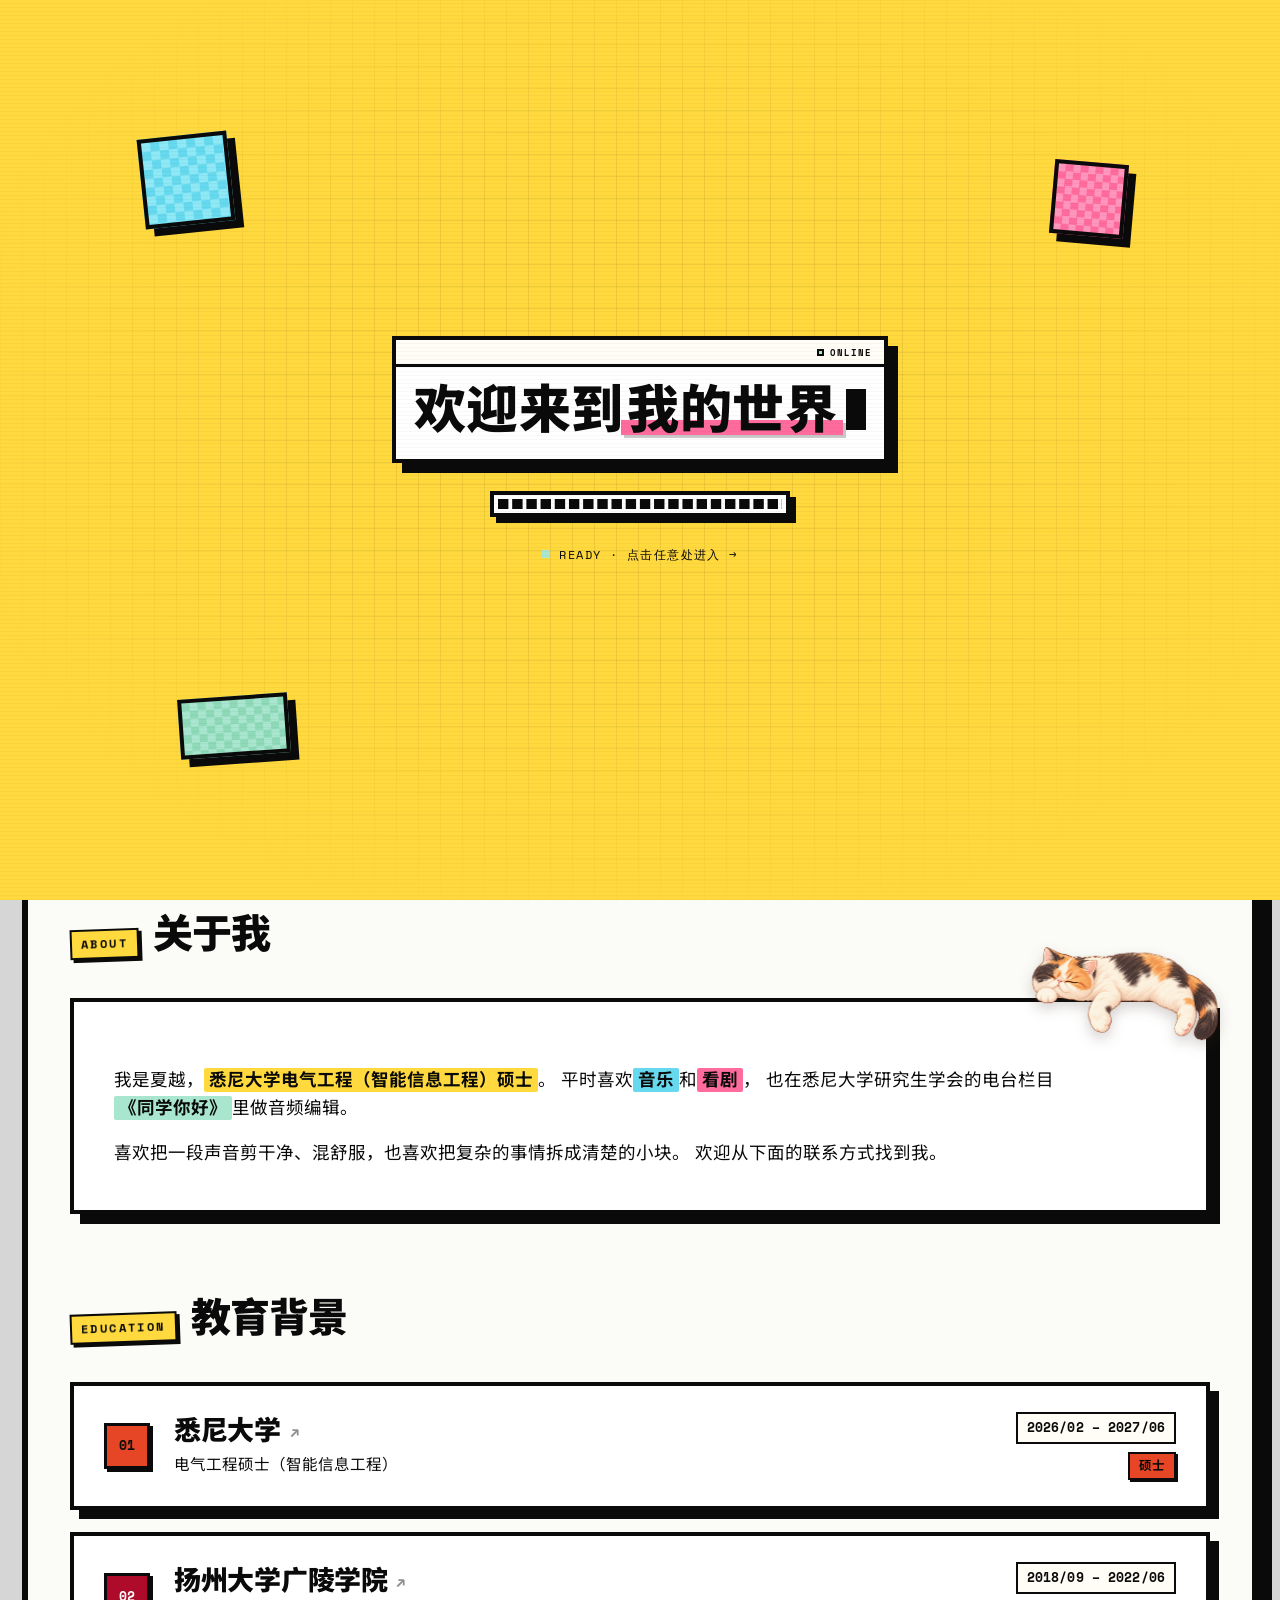
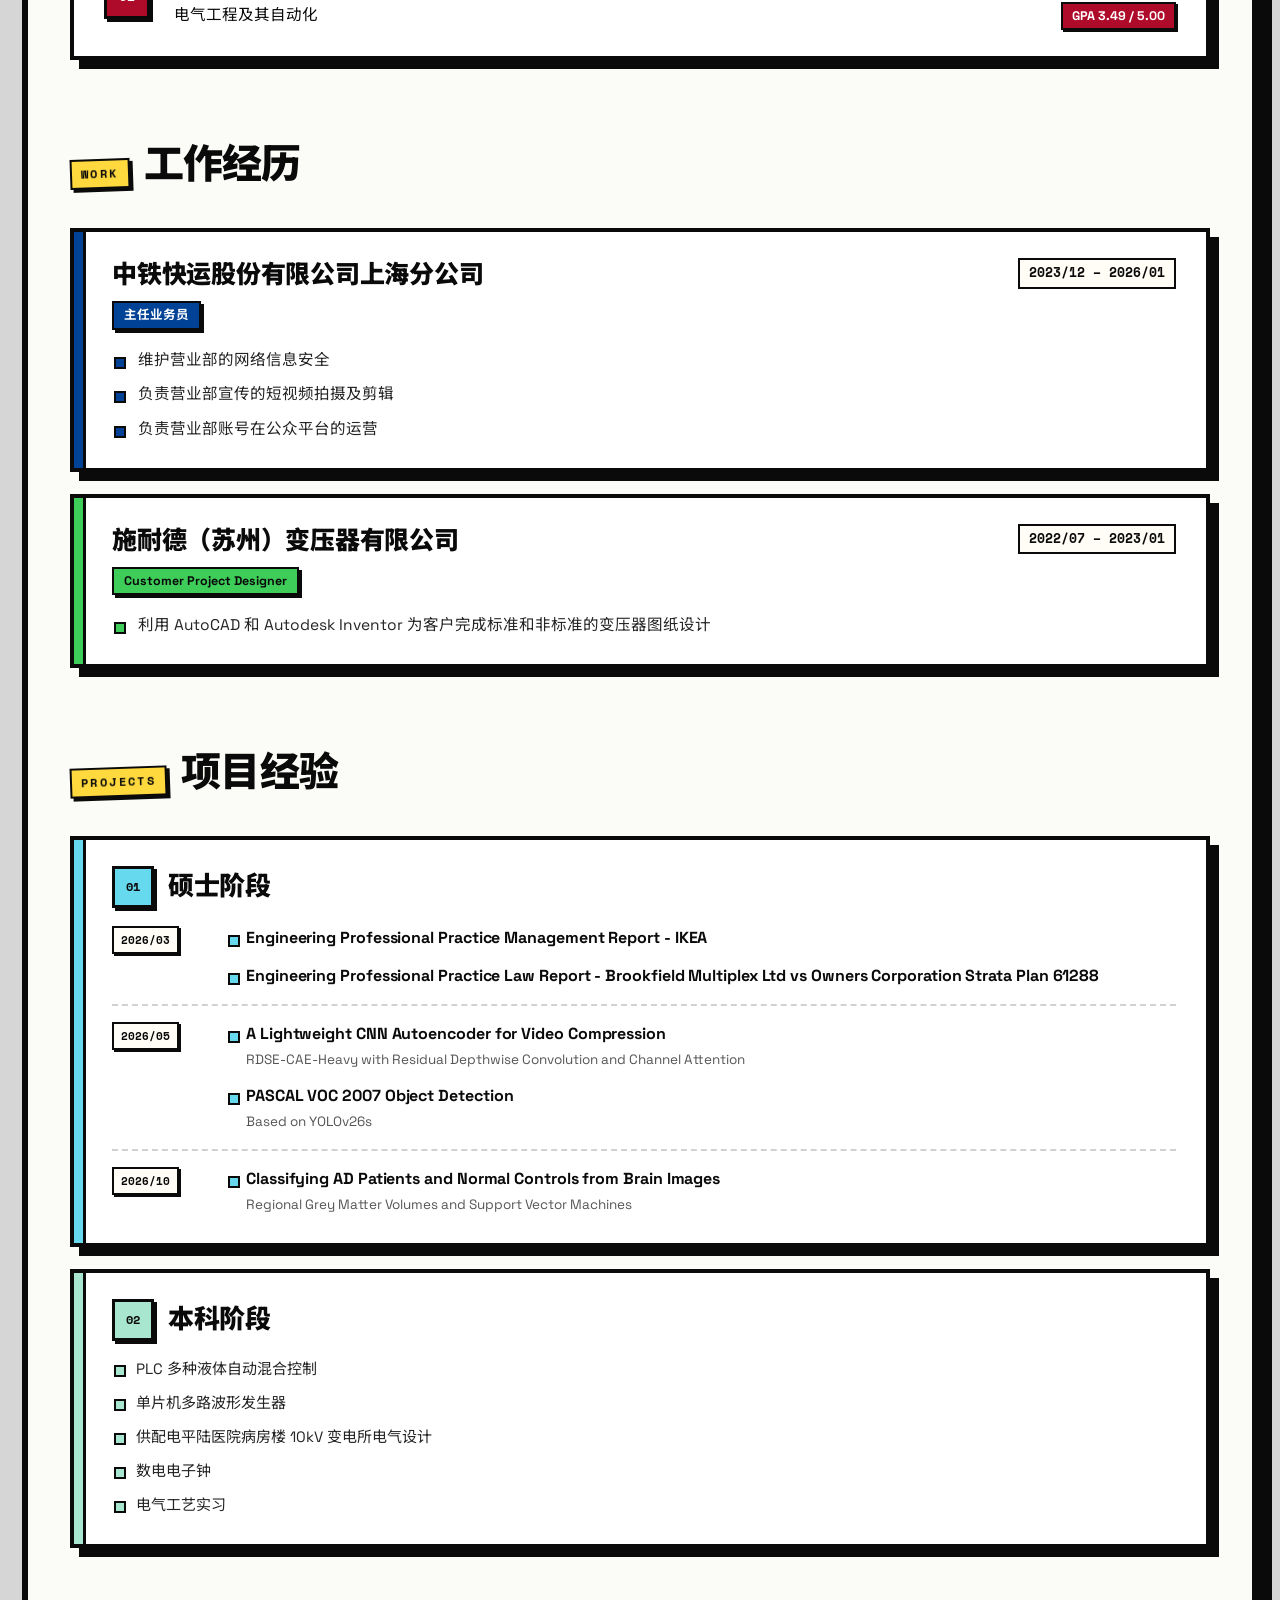
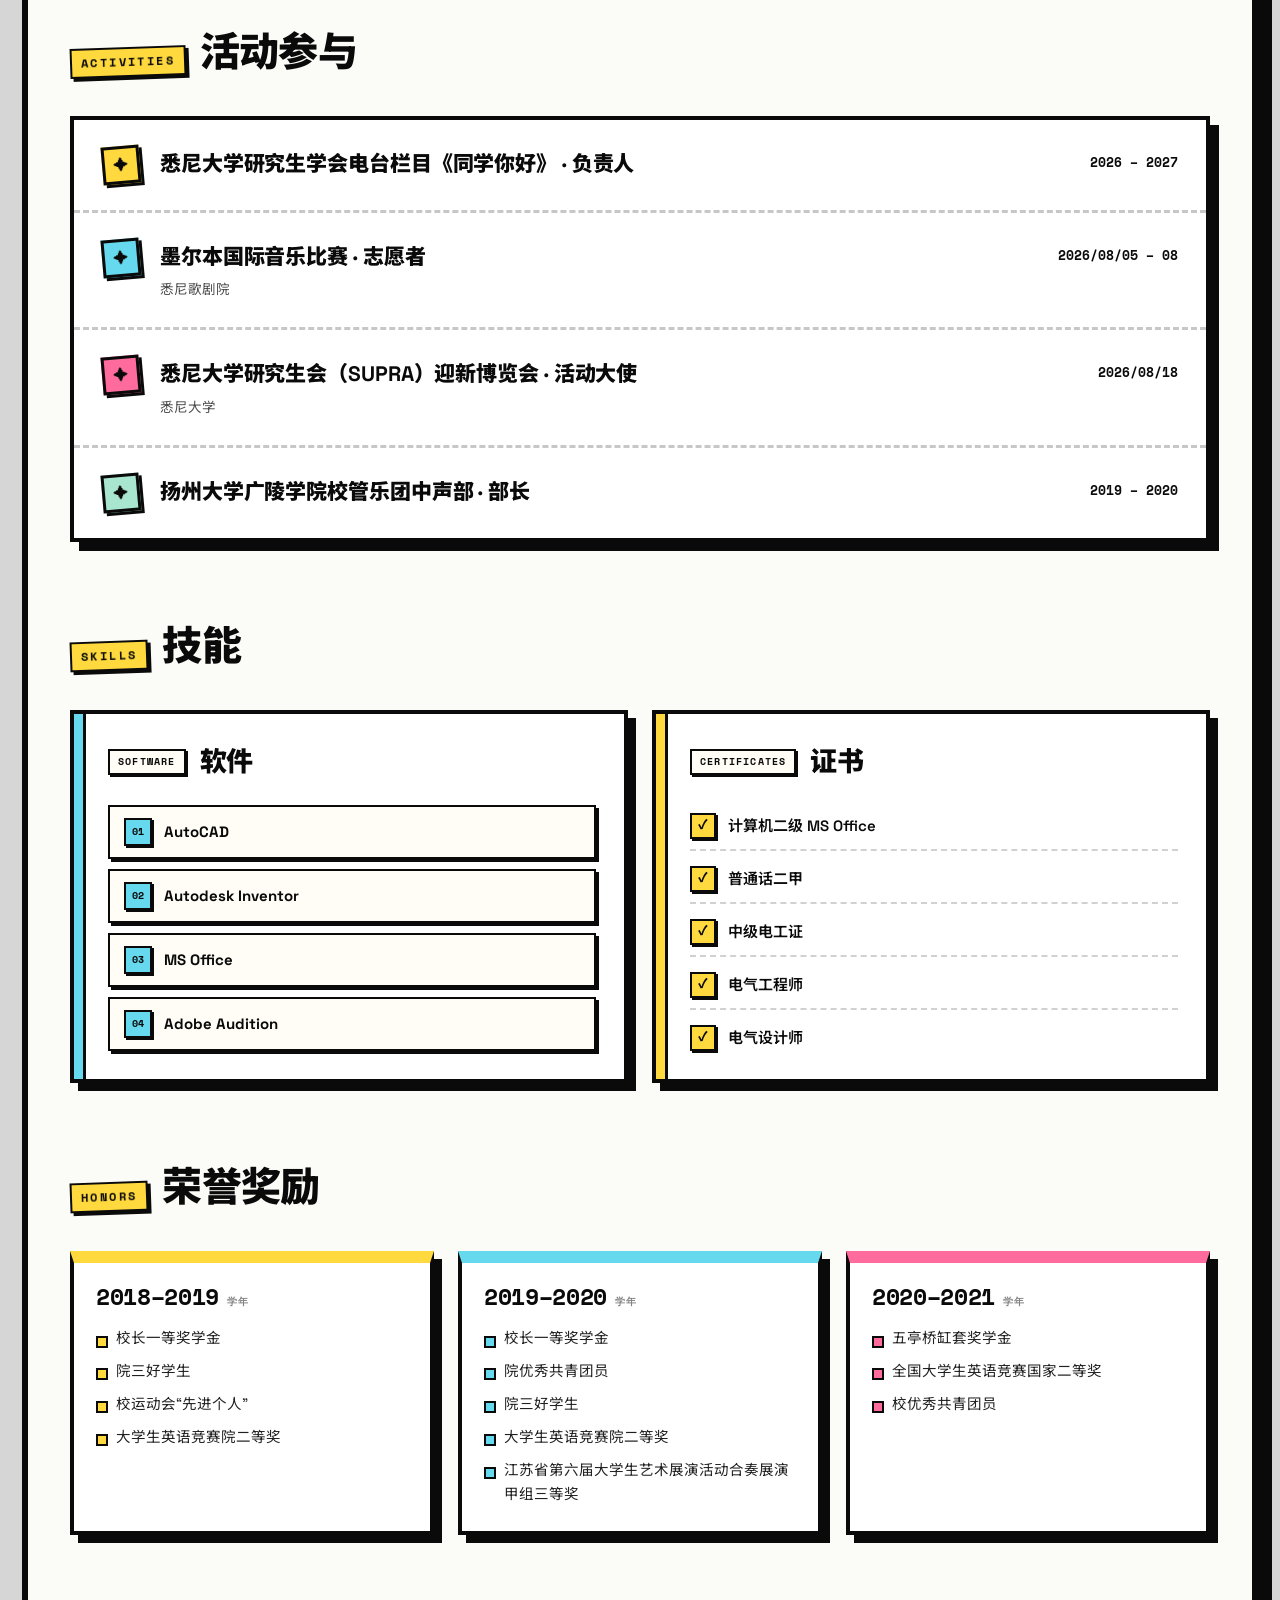
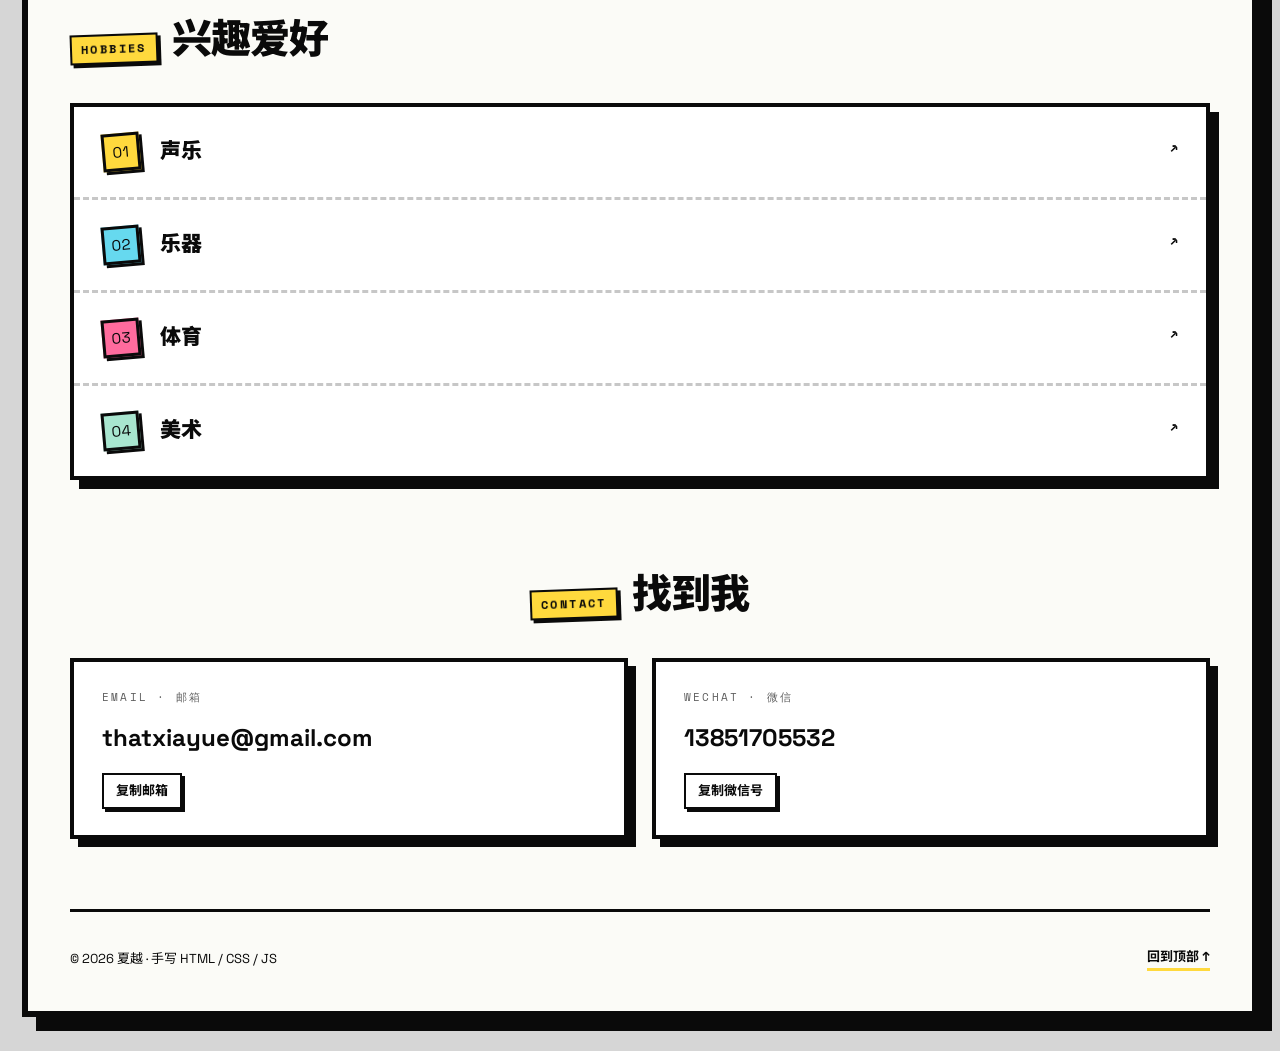
<file: index.html>
<!DOCTYPE html>
<html lang="zh-CN">
<head>
<script src="navigation-init.js"></script>
<meta charset="UTF-8" />
<meta name="viewport" content="width=device-width, initial-scale=1.0" />
<title>夏越 | USYD 电气工程硕士</title>
<meta name="description" content="夏越，悉尼大学电气工程（智能信息工程）硕士。喜欢音乐、看剧，悉尼大学研究生学会电台栏目《同学你好》负责人。" />
<meta name="theme-color" content="#ffd93d" />
<meta property="og:type" content="website" />
<meta property="og:title" content="夏越 | USYD 电气工程硕士" />
<meta property="og:description" content="悉尼大学电气工程（智能信息工程）硕士。音乐、看剧，以及《同学你好》的负责人。" />
<meta property="og:image" content="assets/avatar.jpg" />
<link rel="icon" type="image/svg+xml" href="favicon.svg" />
<link rel="preconnect" href="https://fonts.googleapis.com" />
<link rel="preconnect" href="https://fonts.gstatic.com" crossorigin />
<link href="https://fonts.googleapis.com/css2?family=Space+Grotesk:wght@400;500;600;700&family=Space+Mono:wght@400;700&family=Caveat:wght@500;700&family=Ma+Shan+Zheng&family=Noto+Sans+SC:wght@400;500;700;900&display=swap" rel="stylesheet" />
<link rel="stylesheet" href="styles.css" />
</head>
<body>

<!-- 载入动画 -->
<div class="loader" id="loader" aria-hidden="true">
  <div class="loader-shapes">
    <span class="loader-blob b1"></span>
    <span class="loader-blob b2"></span>
    <span class="loader-blob b3"></span>
  </div>
  <div class="loader-letters">
    <div class="loader-word">
      <div class="loader-status">
        <span class="loader-signal"><i></i>ONLINE</span>
      </div>
      <div class="loader-line">欢迎来到<span class="loader-world">我的世界</span><span class="loader-cursor" aria-hidden="true"></span></div>
    </div>
  </div>
  <div class="loader-bar"><span class="loader-fill"></span></div>
  <p class="loader-tip">LOADING · 正在进入我的世界</p>
</div>

<a class="skip-link" href="#main">跳到主要内容</a>

<!-- 页面进度 -->
<div class="scroll-progress" aria-hidden="true"><span id="progressFill"></span></div>

<div class="frame">

  <!-- 导航 -->
  <nav class="navbar" aria-label="主导航">
    <div class="nav-inner">
      <a href="#top" class="brand" aria-label="夏越，回到首页">
        <img class="brand-block" src="assets/brand-block.svg" alt="" width="48" height="48" decoding="async" />
      </a>
      <div class="nav-links">
        <a href="#about" class="nav-link">关于我</a>
        <a href="#education" class="nav-link">教育背景</a>
        <a href="#work" class="nav-link">工作经历</a>
        <a href="#projects" class="nav-link">项目经验</a>
        <a href="#activities" class="nav-link">活动参与</a>
        <a href="#skills" class="nav-link">技能</a>
        <a href="#honors" class="nav-link">荣誉奖励</a>
        <a href="#hobbies" class="nav-link">兴趣爱好</a>
        <a href="#contact" class="nav-cta">找到我 <span aria-hidden="true">↗</span></a>
      </div>
    </div>
  </nav>

  <main id="main">
    <span id="top"></span>

    <!-- Hero -->
    <section class="hero" aria-labelledby="hero-title">
      <div class="hero-grid">
        <div class="hero-left">
          <p class="hero-greeting"><span class="wave">👋</span> 嗨，你好！</p>
          <h1 class="hero-name" id="hero-title">我是<em class="ink">夏越</em></h1>
          <p class="hero-desc">很高兴认识你！欢迎来到我的简历世界~</p>

          <div class="hero-social" aria-label="联系方式">
            <a class="icon-btn" href="https://github.com/yuexia-ee" target="_blank" rel="noopener" aria-label="GitHub：yuexia-ee" data-tip="GitHub">
              <svg viewBox="0 0 24 24" aria-hidden="true"><path d="M12 .5C5.73.5.9 5.33.9 11.6c0 4.9 3.17 9.05 7.57 10.52.55.1.75-.24.75-.53 0-.26-.01-1.13-.02-2.05-3.08.67-3.73-1.3-3.73-1.3-.5-1.28-1.23-1.62-1.23-1.62-1-.69.08-.68.08-.68 1.11.08 1.7 1.14 1.7 1.14.98 1.69 2.57 1.2 3.2.92.1-.72.38-1.2.7-1.48-2.46-.28-5.05-1.23-5.05-5.48 0-1.21.43-2.2 1.14-2.98-.11-.28-.49-1.4.11-2.92 0 0 .93-.3 3.05 1.14a10.5 10.5 0 0 1 5.56 0c2.11-1.44 3.04-1.14 3.04-1.14.6 1.52.22 2.64.11 2.92.71.78 1.14 1.77 1.14 2.98 0 4.26-2.6 5.19-5.07 5.47.4.34.75 1.02.75 2.06 0 1.49-.01 2.69-.01 3.06 0 .29.2.64.76.53a11.1 11.1 0 0 0 7.56-10.52C23.1 5.33 18.27.5 12 .5Z"/></svg>
            </a>
            <a class="icon-btn" href="mailto:thatxiayue@gmail.com" aria-label="发邮件给夏越" data-tip="Email">
              <svg viewBox="0 0 24 24" aria-hidden="true"><path d="M2 5.5A2.5 2.5 0 0 1 4.5 3h15A2.5 2.5 0 0 1 22 5.5v13a2.5 2.5 0 0 1-2.5 2.5h-15A2.5 2.5 0 0 1 2 18.5v-13Zm2.2.3 7.1 5.32a1.2 1.2 0 0 0 1.4 0l7.1-5.32H4.2Zm15.6 2.05-6.5 4.87a3.2 3.2 0 0 1-3.8 0l-6.5-4.87v10.65c0 .28.22.5.5.5h15.8a.5.5 0 0 0 .5-.5V7.85Z"/></svg>
            </a>
          </div>
        </div>

        <div class="hero-visual">
          <span class="deco-sticker ds-code" aria-hidden="true">
            <svg viewBox="0 0 100 100"><rect x="3" y="3" width="90" height="90" fill="#66d9ef" stroke="#000" stroke-width="4"/><path d="M40 36H32V64H40M60 36H68V64H60" fill="none" stroke="#000" stroke-width="6" stroke-linecap="square" stroke-linejoin="miter"/><path d="M55 30H51L45 70H49Z" fill="#000"/></svg>
          </span>
          <span class="deco-sticker ds-star" aria-hidden="true">
            <svg viewBox="0 0 100 100"><path d="M50 6l13 27 30 4-22 21 6 30-27-15-27 15 6-30L7 37l30-4L50 6Z" fill="#ff6b9d" stroke="#000" stroke-width="4" stroke-linejoin="round"/></svg>
          </span>
          <span class="deco-sticker ds-note" aria-hidden="true">
            <svg viewBox="0 0 100 100"><rect x="3" y="3" width="90" height="90" rx="10" fill="#a8e6cf" stroke="#000" stroke-width="4"/><path d="M58 22v42a13 13 0 1 1-8-12V30l26-6v34a13 13 0 1 1-8-12V22l-10 2Z" fill="#000"/></svg>
          </span>

          <div class="avatar-card">
            <span class="tape" aria-hidden="true"></span>
            <div class="avatar-inner">
              <img class="avatar-photo" src="assets/avatar.jpg" alt="夏越的手绘自画像" width="800" height="800" />
            </div>
            <span class="avatar-badge">Oriah</span>
          </div>
        </div>
      </div>

      <!-- 技术徽章 -->
      <div class="badge-row" aria-label="关键词">
        <span class="tech-badge"><span class="tb-dot d-yellow"></span>电气工程</span>
        <span class="tech-badge"><span class="tb-dot d-cyan"></span>智能信息工程</span>
        <span class="tech-badge"><span class="tb-dot d-pink"></span>音频编辑</span>
        <span class="tech-badge"><span class="tb-dot d-green"></span>音乐</span>
        <span class="tech-badge"><span class="tb-dot d-yellow"></span>看剧</span>
      </div>
    </section>

    <!-- 跑马灯 -->
    <div class="ticker" aria-hidden="true">
      <div class="ticker-track">
        <span class="ticker-set">音乐 <b>✦</b> 看剧 <b>✦</b> 音频编辑 <b>✦</b> 电气工程 <b>✦</b> 智能信息工程 <b>✦</b> 同学你好 <b>✦</b></span>
        <span class="ticker-set">音乐 <b>✦</b> 看剧 <b>✦</b> 音频编辑 <b>✦</b> 电气工程 <b>✦</b> 智能信息工程 <b>✦</b> 同学你好 <b>✦</b></span>
        <span class="ticker-set">音乐 <b>✦</b> 看剧 <b>✦</b> 音频编辑 <b>✦</b> 电气工程 <b>✦</b> 智能信息工程 <b>✦</b> 同学你好 <b>✦</b></span>
      </div>
    </div>

    <!-- 撕纸分隔 -->
    <div class="paper-tear" aria-hidden="true">
      <svg viewBox="0 0 1440 30" preserveAspectRatio="none">
        <path d="M0,0 L0,15 Q10,5 20,15 T40,15 Q50,5 60,15 T80,15 Q90,20 100,15 T120,15 Q130,10 140,15 T160,15 Q170,5 180,15 T200,15 Q210,20 220,15 T240,15 Q250,8 260,15 T280,15 Q290,18 300,15 T320,15 Q330,5 340,15 T360,15 Q370,12 380,15 T400,15 Q410,20 420,15 T440,15 Q450,6 460,15 T480,15 Q490,16 500,15 T520,15 Q530,8 540,15 T560,15 Q570,20 580,15 T600,15 Q610,10 620,15 T640,15 Q650,5 660,15 T680,15 Q690,18 700,15 T720,15 Q730,12 740,15 T760,15 Q770,7 780,15 T800,15 Q810,20 820,15 T840,15 Q850,9 860,15 T880,15 Q890,14 900,15 T920,15 Q930,6 940,15 T960,15 Q970,19 980,15 T1000,15 Q1010,11 1020,15 T1040,15 Q1050,5 1060,15 T1080,15 Q1090,17 1100,15 T1120,15 Q1130,8 1140,15 T1160,15 Q1170,13 1180,15 T1200,15 Q1210,20 1220,15 T1240,15 Q1250,7 1260,15 T1280,15 Q1290,16 1300,15 T1320,15 Q1330,10 1340,15 T1360,15 Q1370,5 1380,15 T1400,15 Q1410,18 1420,15 T1440,15 L1440,0 Z" fill="#ffffff"/>
        <path d="M0,15 Q10,5 20,15 T40,15 Q50,5 60,15 T80,15 Q90,20 100,15 T120,15 Q130,10 140,15 T160,15 Q170,5 180,15 T200,15 Q210,20 220,15 T240,15 Q250,8 260,15 T280,15 Q290,18 300,15 T320,15 Q330,5 340,15 T360,15 Q370,12 380,15 T400,15 Q410,20 420,15 T440,15 Q450,6 460,15 T480,15 Q490,16 500,15 T520,15 Q530,8 540,15 T560,15 Q570,20 580,15 T600,15 Q610,10 620,15 T640,15 Q650,5 660,15 T680,15 Q690,18 700,15 T720,15 Q730,12 740,15 T760,15 Q770,7 780,15 T800,15 Q810,20 820,15 T840,15 Q850,9 860,15 T880,15 Q890,14 900,15 T920,15 Q930,6 940,15 T960,15 Q970,19 980,15 T1000,15 Q1010,11 1020,15 T1040,15 Q1050,5 1060,15 T1080,15 Q1090,17 1100,15 T1120,15 Q1130,8 1140,15 T1160,15 Q1170,13 1180,15 T1200,15 Q1210,20 1220,15 T1240,15 Q1250,7 1260,15 T1280,15 Q1290,16 1300,15 T1320,15 Q1330,10 1340,15 T1360,15 Q1370,5 1380,15 T1400,15 Q1410,18 1420,15 T1440,15" fill="none" stroke="#000" stroke-width="2.4" stroke-linecap="round"/>
      </svg>
    </div>

    <div class="content">

      <!-- 关于 -->
      <section class="section" id="about" aria-labelledby="about-title">
        <h2 class="section-title" id="about-title"><span>ABOUT</span>关于我</h2>
        <div class="about-stage">
          <img class="about-cat" src="assets/cat-sleeping.png" alt="" aria-hidden="true" width="1448" height="1086" loading="lazy" decoding="async">
          <div class="card about-card reveal">
            <p class="text">
              我是夏越，<span class="hl hl-yellow">悉尼大学电气工程（智能信息工程）硕士</span>。
              平时喜欢<span class="hl hl-cyan">音乐</span>和<span class="hl hl-pink">看剧</span>，
              也在悉尼大学研究生学会的电台栏目<span class="hl hl-green">《同学你好》</span>里做音频编辑。
            </p>
            <p class="text">
              喜欢把一段声音剪干净、混舒服，也喜欢把复杂的事情拆成清楚的小块。
              欢迎从下面的联系方式找到我。
            </p>
          </div>
        </div>
      </section>

      <!-- 教育背景 -->
      <section class="section" id="education" aria-labelledby="education-title">
        <h2 class="section-title" id="education-title"><span>EDUCATION</span>教育背景</h2>
        <div class="edu-list">
          <article class="edu-entry edu-entry-usyd reveal">
            <span class="edu-index" aria-hidden="true">01</span>
            <div class="edu-body">
              <h3 class="edu-school-name"><a class="edu-school-link" href="education/usyd-courses.html">悉尼大学 <span class="edu-link-arrow" aria-hidden="true">↗</span></a></h3>
              <p class="edu-major">电气工程硕士（智能信息工程）</p>
            </div>
            <div class="edu-side">
              <span class="edu-date">2026/02 – 2027/06</span>
              <span class="edu-chip">硕士</span>
            </div>
          </article>

          <article class="edu-entry edu-entry-glxy reveal">
            <span class="edu-index" aria-hidden="true">02</span>
            <div class="edu-body">
              <h3 class="edu-school-name"><a class="edu-school-link" href="education/yangzhou-courses.html">扬州大学广陵学院 <span class="edu-link-arrow" aria-hidden="true">↗</span></a></h3>
              <p class="edu-major">电气工程及其自动化</p>
            </div>
            <div class="edu-side">
              <span class="edu-date">2018/09 – 2022/06</span>
              <span class="edu-chip">GPA 3.49 / 5.00</span>
            </div>
          </article>
        </div>
      </section>

      <!-- 工作经历 -->
      <section class="section" id="work" aria-labelledby="work-title">
        <h2 class="section-title" id="work-title"><span>WORK</span>工作经历</h2>
        <div class="work-list">
          <article class="work-entry work-entry-cre reveal">
            <div class="work-top">
              <div class="work-head">
                <h3 class="work-company">中铁快运股份有限公司上海分公司</h3>
                <span class="work-date">2023/12 – 2026/01</span>
                <span class="work-role">主任业务员</span>
              </div>
            </div>
            <ul class="work-points">
              <li>维护营业部的网络信息安全</li>
              <li>负责营业部宣传的短视频拍摄及剪辑</li>
              <li>负责营业部账号在公众平台的运营</li>
            </ul>
          </article>

          <article class="work-entry work-entry-schneider reveal">
            <div class="work-top">
              <div class="work-head">
                <h3 class="work-company">施耐德（苏州）变压器有限公司</h3>
                <span class="work-date">2022/07 – 2023/01</span>
                <span class="work-role">Customer Project Designer</span>
              </div>
            </div>
            <ul class="work-points">
              <li>利用 AutoCAD 和 Autodesk Inventor 为客户完成标准和非标准的变压器图纸设计</li>
            </ul>
          </article>
        </div>
      </section>

      <!-- 项目经验 -->
      <section class="section" id="projects" aria-labelledby="projects-title">
        <h2 class="section-title" id="projects-title"><span>PROJECTS</span>项目经验</h2>
        <div class="project-list">
          <article class="project-entry reveal">
            <div class="project-top">
              <div class="project-head">
                <span class="project-mark" aria-hidden="true">01</span>
                <h3 class="project-name">硕士阶段</h3>
              </div>
            </div>
            <div class="project-groups">
              <div class="project-group">
                <span class="project-term">2026/03</span>
                <ul class="project-items">
                  <li class="project-item">
                    <h4>Engineering Professional Practice Management Report - IKEA</h4>
                  </li>
                  <li class="project-item">
                    <h4>Engineering Professional Practice Law Report - Brookfield Multiplex Ltd vs Owners Corporation Strata Plan 61288</h4>
                  </li>
                </ul>
              </div>
              <div class="project-group">
                <span class="project-term">2026/05</span>
                <ul class="project-items">
                  <li class="project-item">
                    <h4>A Lightweight CNN Autoencoder for Video Compression</h4>
                    <p class="project-sub">RDSE-CAE-Heavy with Residual Depthwise Convolution and Channel Attention</p>
                  </li>
                  <li class="project-item">
                    <h4>PASCAL VOC 2007 Object Detection</h4>
                    <p class="project-sub">Based on YOLOv26s</p>
                  </li>
                </ul>
              </div>
              <div class="project-group">
                <span class="project-term">2026/10</span>
                <ul class="project-items">
                  <li class="project-item">
                    <h4>Classifying AD Patients and Normal Controls from Brain Images</h4>
                    <p class="project-sub">Regional Grey Matter Volumes and Support Vector Machines</p>
                  </li>
                </ul>
              </div>
            </div>
          </article>

          <article class="project-entry reveal">
            <div class="project-top">
              <div class="project-head">
                <span class="project-mark" aria-hidden="true">02</span>
                <h3 class="project-name">本科阶段</h3>
              </div>
            </div>
            <ul class="project-points">
              <li>PLC 多种液体自动混合控制</li>
              <li>单片机多路波形发生器</li>
              <li>供配电平陆医院病房楼 10kV 变电所电气设计</li>
              <li>数电电子钟</li>
              <li>电气工艺实习</li>
            </ul>
          </article>
        </div>
      </section>

      <!-- 活动参与 -->
      <section class="section" id="activities" aria-labelledby="activities-title">
        <h2 class="section-title" id="activities-title"><span>ACTIVITIES</span>活动参与</h2>
        <div class="activity-board">
          <a class="activity-row activity-row-link reveal" href="activities/radio-nihaoma-2026.html">
            <span class="activity-mark" aria-hidden="true">✦</span>
            <div class="activity-body">
              <h3 class="activity-name">悉尼大学研究生学会电台栏目《同学你好》 <span class="activity-role">· 负责人</span></h3>
            </div>
            <span class="activity-date">2026 – 2027</span>
          </a>

          <a class="activity-row activity-row-link reveal" href="activities/melbourne-music-2026.html">
            <span class="activity-mark" aria-hidden="true">✦</span>
            <div class="activity-body">
              <h3 class="activity-name">墨尔本国际音乐比赛 <span class="activity-role">· 志愿者</span></h3>
              <p class="activity-meta">悉尼歌剧院</p>
            </div>
            <span class="activity-date">2026/08/05 – 08</span>
          </a>

          <a class="activity-row activity-row-link reveal" href="activities/supra-welcome-2026.html">
            <span class="activity-mark" aria-hidden="true">✦</span>
            <div class="activity-body">
              <h3 class="activity-name">悉尼大学研究生会（SUPRA）<span class="activity-unit">迎新博览会</span> <span class="activity-role">· 活动大使</span></h3>
              <p class="activity-meta">悉尼大学</p>
            </div>
            <span class="activity-date">2026/08/18</span>
          </a>

          <div class="activity-row reveal">
            <span class="activity-mark" aria-hidden="true">✦</span>
            <div class="activity-body">
              <h3 class="activity-name">扬州大学广陵学院校管乐团<span class="activity-unit">中声部</span> <span class="activity-role">· 部长</span></h3>
            </div>
            <span class="activity-date">2019 – 2020</span>
          </div>
        </div>
      </section>

      <!-- 技能 -->
      <section class="section" id="skills" aria-labelledby="skills-title">
        <h2 class="section-title" id="skills-title"><span>SKILLS</span>技能</h2>

        <div class="skill-board">
          <article class="skill-panel reveal">
            <div class="skill-panel-head">
              <span class="skill-kicker">SOFTWARE</span>
              <h3>软件</h3>
            </div>
            <ul class="skill-tool-list">
              <li>
                <span class="skill-tool-no" aria-hidden="true">01</span>
                <span class="skill-tool-name">AutoCAD</span>
              </li>
              <li>
                <span class="skill-tool-no" aria-hidden="true">02</span>
                <span class="skill-tool-name">Autodesk Inventor</span>
              </li>
              <li>
                <span class="skill-tool-no" aria-hidden="true">03</span>
                <span class="skill-tool-name">MS Office</span>
              </li>
              <li>
                <span class="skill-tool-no" aria-hidden="true">04</span>
                <span class="skill-tool-name">Adobe Audition</span>
              </li>
            </ul>
          </article>

          <article class="skill-panel skill-panel-certs reveal">
            <div class="skill-panel-head">
              <span class="skill-kicker">CERTIFICATES</span>
              <h3>证书</h3>
            </div>
            <ul class="cert-list">
              <li><span class="cert-check" aria-hidden="true">✓</span>计算机二级 MS Office</li>
              <li><span class="cert-check" aria-hidden="true">✓</span>普通话二甲</li>
              <li><span class="cert-check" aria-hidden="true">✓</span>中级电工证</li>
              <li><span class="cert-check" aria-hidden="true">✓</span>电气工程师</li>
              <li><span class="cert-check" aria-hidden="true">✓</span>电气设计师</li>
            </ul>
          </article>
        </div>
      </section>

      <!-- 荣誉奖励 -->
      <section class="section" id="honors" aria-labelledby="honors-title">
        <h2 class="section-title" id="honors-title"><span>HONORS</span>荣誉奖励</h2>

        <div class="honor-grid">
          <article class="honor-card reveal">
            <h3 class="honor-year">2018–2019 <span>学年</span></h3>
            <ul class="honor-list">
              <li>校长一等奖学金</li>
              <li>院三好学生</li>
              <li>校运动会“先进个人”</li>
              <li>大学生英语竞赛院二等奖</li>
            </ul>
          </article>

          <article class="honor-card reveal">
            <h3 class="honor-year">2019–2020 <span>学年</span></h3>
            <ul class="honor-list">
              <li>校长一等奖学金</li>
              <li>院优秀共青团员</li>
              <li>院三好学生</li>
              <li>大学生英语竞赛院二等奖</li>
              <li>江苏省第六届大学生艺术展演活动合奏展演甲组三等奖</li>
            </ul>
          </article>

          <article class="honor-card reveal">
            <h3 class="honor-year">2020–2021 <span>学年</span></h3>
            <ul class="honor-list">
              <li>五亭桥缸套奖学金</li>
              <li>全国大学生英语竞赛国家二等奖</li>
              <li>校优秀共青团员</li>
            </ul>
          </article>
        </div>
      </section>

      <!-- 兴趣爱好 -->
      <section class="section" id="hobbies" aria-labelledby="hobbies-title">
        <h2 class="section-title" id="hobbies-title"><span>HOBBIES</span>兴趣爱好</h2>
        <div class="activity-board">
          <a class="activity-row activity-row-link reveal" href="hobbies/vocal.html"><span class="activity-mark" aria-hidden="true">01</span><div class="activity-body"><h3 class="activity-name">声乐</h3></div><span class="activity-date" aria-hidden="true">↗</span></a>
          <a class="activity-row activity-row-link reveal" href="hobbies/instruments.html"><span class="activity-mark" aria-hidden="true">02</span><div class="activity-body"><h3 class="activity-name">乐器</h3></div><span class="activity-date" aria-hidden="true">↗</span></a>
          <a class="activity-row activity-row-link reveal" href="hobbies/sports.html"><span class="activity-mark" aria-hidden="true">03</span><div class="activity-body"><h3 class="activity-name">体育</h3></div><span class="activity-date" aria-hidden="true">↗</span></a>
          <a class="activity-row activity-row-link reveal" href="hobbies/art.html"><span class="activity-mark" aria-hidden="true">04</span><div class="activity-body"><h3 class="activity-name">美术</h3></div><span class="activity-date" aria-hidden="true">↗</span></a>
        </div>
      </section>
      <!-- 找到我 -->
      <section class="section section-contact" id="contact" aria-labelledby="contact-title">
        <h2 class="section-title section-title-center" id="contact-title"><span>CONTACT</span>找到我</h2>
        <div class="contact-grid">
          <div class="contact-card reveal">
            <span class="contact-label">EMAIL · 邮箱</span>
            <a class="contact-value" href="mailto:thatxiayue@gmail.com">thatxiayue@gmail.com</a>
            <button class="copy-btn" id="copyEmail" data-email="thatxiayue@gmail.com">复制邮箱</button>
          </div>
          <div class="contact-card reveal">
            <span class="contact-label">WECHAT · 微信</span>
            <span class="contact-value">13851705532</span>
            <button class="copy-btn" id="copyWechat" data-wechat="13851705532">复制微信号</button>
          </div>
        </div>
      </section>

      <footer class="footer">
        <p>© <span id="year">2026</span> 夏越 · 手写 HTML / CSS / JS</p>
        <a href="#top" class="back-top">回到顶部 <span aria-hidden="true">↑</span></a>
      </footer>
    </div>
  </main>
</div>

<div class="toast" id="toast" role="status" aria-live="polite">邮箱已复制</div>

<script src="script.js"></script>
</body>
</html>
</file>
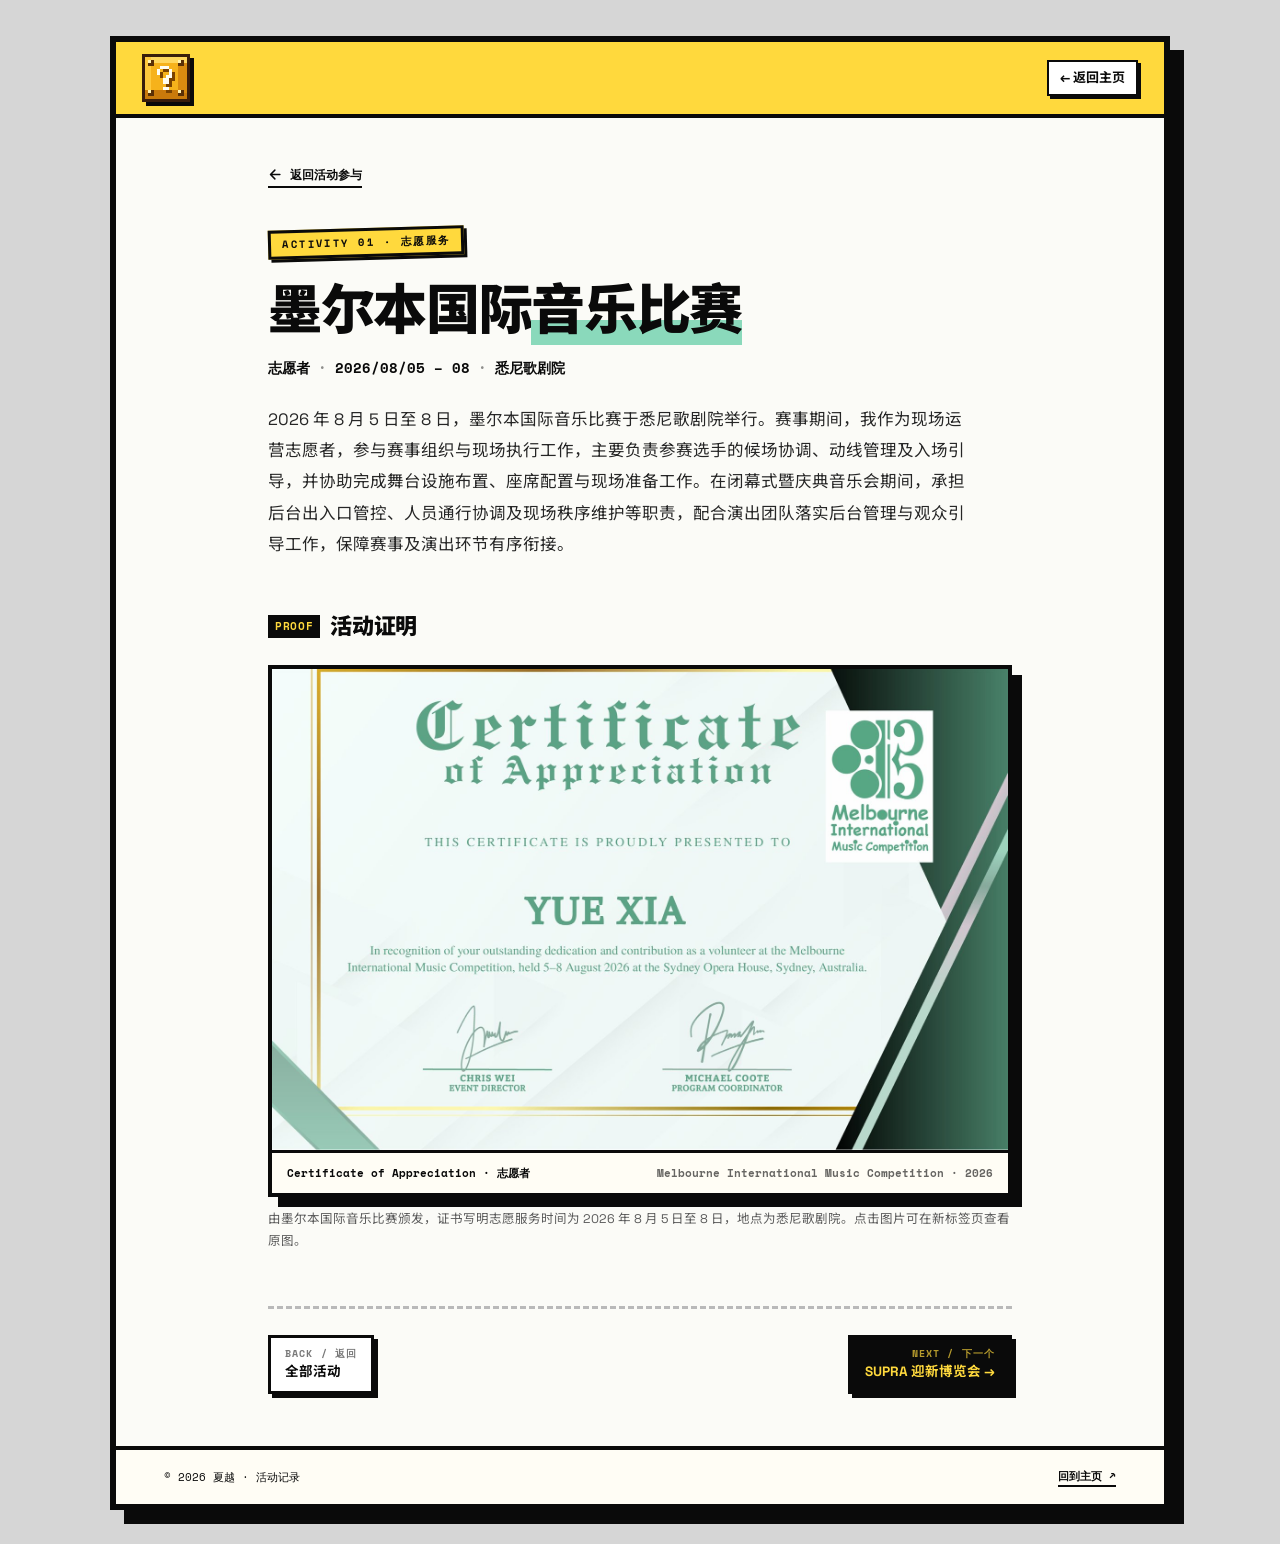
<file: activities/melbourne-music-2026.html>
<!DOCTYPE html>
<html lang="zh-CN">
<head>
<meta charset="UTF-8" />
<meta name="viewport" content="width=device-width, initial-scale=1.0" />
<title>墨尔本国际音乐比赛 · 志愿者 | 夏越</title>
<meta name="description" content="2026 年 8 月 5 日至 8 日，夏越在悉尼歌剧院举行的墨尔本国际音乐比赛中担任现场运营志愿者，负责参赛选手候场协调、动线管理、入场引导及闭幕式后台管理。" />
<meta name="theme-color" content="#ffd93d" />
<meta property="og:type" content="article" />
<meta property="og:title" content="墨尔本国际音乐比赛 · 志愿者 | 夏越" />
<meta property="og:description" content="2026 年 8 月 5 日至 8 日，在悉尼歌剧院举行的墨尔本国际音乐比赛中担任现场运营志愿者，负责选手候场协调、动线管理、入场引导及闭幕式后台管理。" />
<meta property="og:image" content="../assets/cert-melbourne-music-2026.jpg" />
<link rel="icon" type="image/svg+xml" href="../favicon.svg" />
<link rel="preconnect" href="https://fonts.googleapis.com" />
<link rel="preconnect" href="https://fonts.gstatic.com" crossorigin />
<link href="https://fonts.googleapis.com/css2?family=Space+Grotesk:wght@400;500;600;700&family=Space+Mono:wght@400;700&family=Caveat:wght@500;700&family=Ma+Shan+Zheng&family=Noto+Sans+SC:wght@400;500;700;900&display=swap" rel="stylesheet" />
<link rel="stylesheet" href="../styles.css" />
<link rel="stylesheet" href="../detail.css" />
</head>
<body class="ap-theme-melbourne">

<a class="skip-link" href="#main">跳到主要内容</a>

<div class="frame ap-frame">

  <nav class="navbar" aria-label="主导航">
    <div class="nav-inner">
      <a href="../index.html#activities" class="brand" aria-label="夏越，回到主页">
        <img class="brand-block" src="../assets/brand-block.svg" alt="" width="48" height="48" decoding="async" />
      </a>
      <div class="nav-links">
        <a href="../index.html#activities" class="nav-link ap-home">← 返回主页</a>
      </div>
    </div>
  </nav>

  <main id="main" class="ap-main">

    <a class="ap-back" href="../index.html#activities">
      <svg viewBox="0 0 24 24" aria-hidden="true"><path d="M19 12H5m6-7-7 7 7 7" fill="none" stroke="currentColor" stroke-width="2.4" stroke-linecap="round" stroke-linejoin="round"/></svg>
      返回活动参与
    </a>

    <header class="ap-header">
      <span class="ap-kicker">ACTIVITY 01 · 志愿服务</span>
      <h1 class="ap-title">墨尔本国际<em>音乐比赛</em></h1>
      <p class="ap-role">志愿者 <i>·</i> 2026/08/05 – 08 <i>·</i> 悉尼歌剧院</p>
    </header>

    <p class="ap-lede">
      2026 年 8 月 5 日至 8 日，墨尔本国际音乐比赛于悉尼歌剧院举行。赛事期间，我作为现场运营志愿者，参与赛事组织与现场执行工作，主要负责参赛选手的候场协调、动线管理及入场引导，并协助完成舞台设施布置、座席配置与现场准备工作。在闭幕式暨庆典音乐会期间，承担后台出入口管控、人员通行协调及现场秩序维护等职责，配合演出团队落实后台管理与观众引导工作，保障赛事及演出环节有序衔接。
    </p>

    <section class="ap-section" aria-labelledby="proof">
      <h2 id="proof"><span class="ap-num">PROOF</span>活动证明</h2>
      <figure class="ap-proof">
        <a href="../assets/cert-melbourne-music-2026.jpg" target="_blank" rel="noopener" aria-label="在新标签页查看墨尔本国际音乐比赛志愿者证书原图">
          <img src="../assets/cert-melbourne-music-2026.jpg" alt="墨尔本国际音乐比赛志愿者感谢证书，授予 Yue Xia" width="1600" height="1047" loading="lazy" />
        </a>
        <figcaption>
          <span>Certificate of Appreciation · 志愿者</span>
          <span>Melbourne International Music Competition · 2026</span>
        </figcaption>
      </figure>
      <p class="ap-proof-note">由墨尔本国际音乐比赛颁发，证书写明志愿服务时间为 2026 年 8 月 5 日至 8 日，地点为悉尼歌剧院。点击图片可在新标签页查看原图。</p>
    </section>

    <nav class="ap-pager" aria-label="活动翻页">
      <a class="ap-page-btn" href="../index.html#activities">
        <span>BACK / 返回</span>
        全部活动
      </a>
      <a class="ap-page-btn is-next" href="supra-welcome-2026.html">
        <span>NEXT / 下一个</span>
        SUPRA 迎新博览会 →
      </a>
    </nav>

  </main>

  <footer class="ap-footer">
    <span>© 2026 夏越 · 活动记录</span>
    <a href="../index.html#activities">回到主页 ↗</a>
  </footer>

</div>

<script src="../detail-return.js"></script>
</body>
</html>
</file>
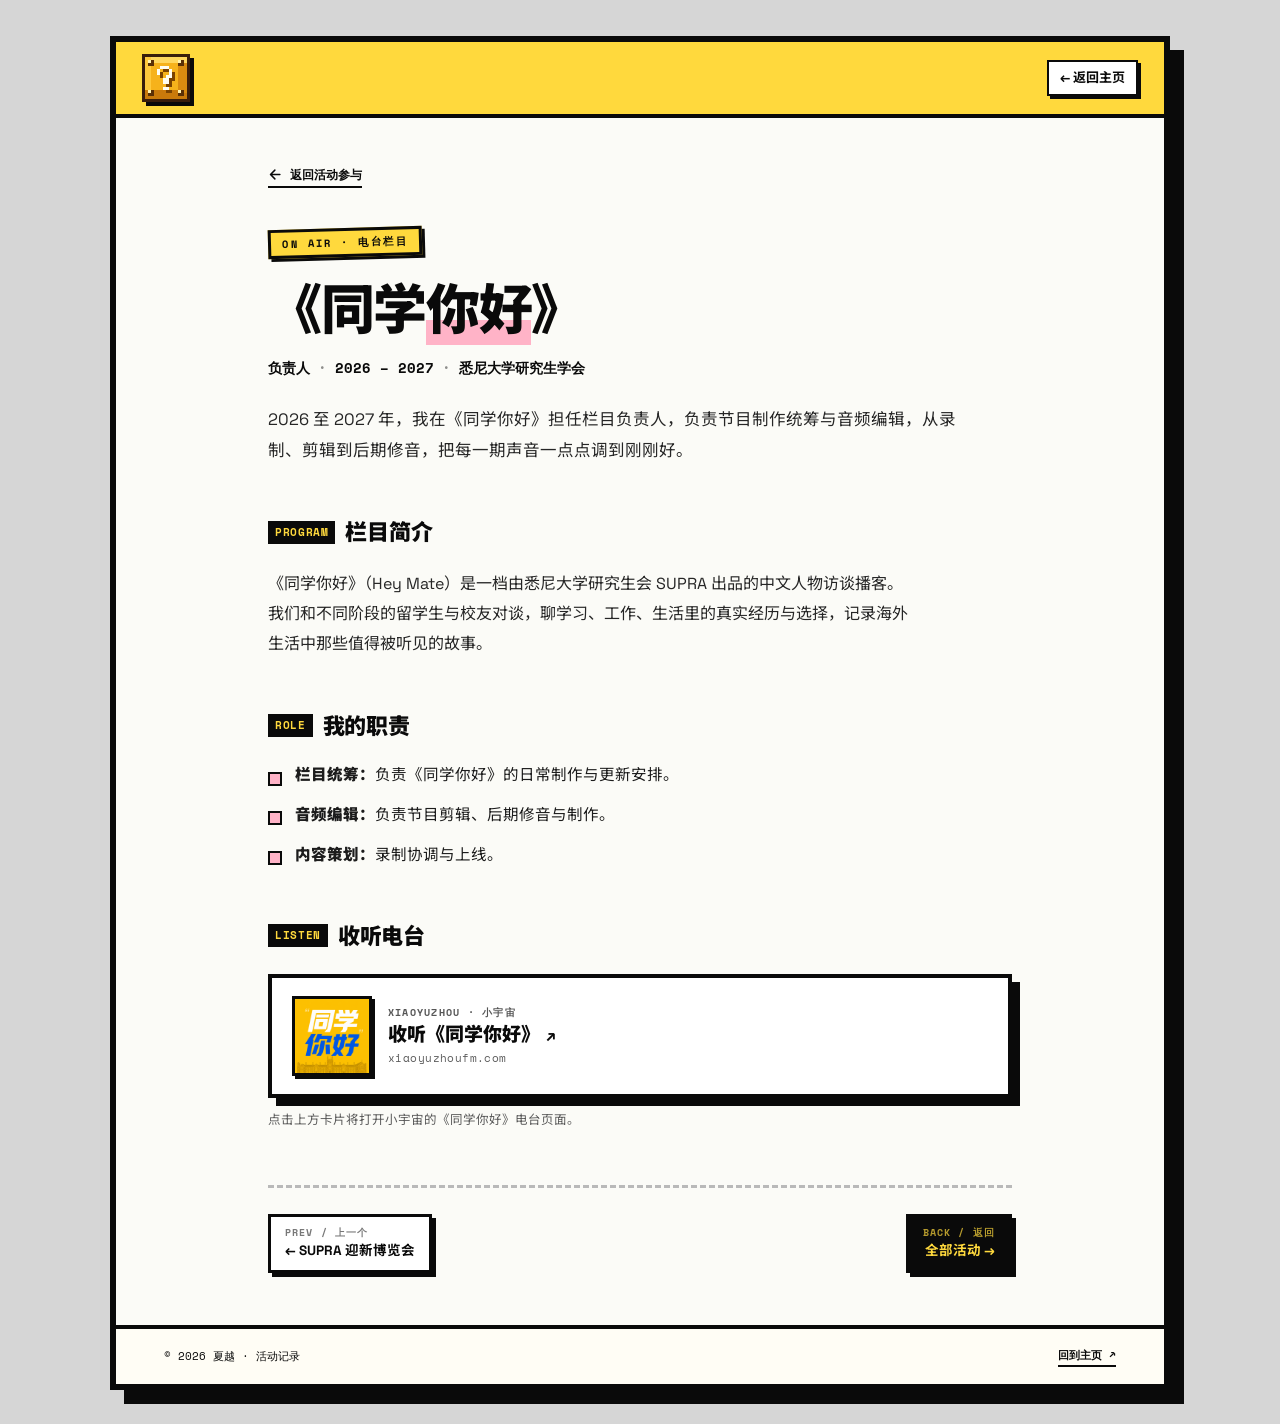
<file: activities/radio-nihaoma-2026.html>
<!DOCTYPE html>
<html lang="zh-CN">
<head>
<meta charset="UTF-8" />
<meta name="viewport" content="width=device-width, initial-scale=1.0" />
<title>《同学你好》· 负责人 | 夏越</title>
<meta name="description" content="《同学你好》（Hey Mate）是一档由悉尼大学研究生会 SUPRA 出品的中文人物访谈播客。2026–2027 年，夏越担任栏目负责人，负责节目制作统筹与音频编辑。" />
<meta name="theme-color" content="#ffd93d" />
<meta property="og:type" content="article" />
<meta property="og:title" content="《同学你好》· 负责人 | 夏越" />
<meta property="og:description" content="《同学你好》（Hey Mate）是一档由悉尼大学研究生会 SUPRA 出品的中文人物访谈播客，夏越担任栏目负责人。" />
<meta property="og:image" content="../assets/radio-nihaoma-cover.png" />
<link rel="icon" type="image/svg+xml" href="../favicon.svg" />
<link rel="preconnect" href="https://fonts.googleapis.com" />
<link rel="preconnect" href="https://fonts.gstatic.com" crossorigin />
<link href="https://fonts.googleapis.com/css2?family=Space+Grotesk:wght@400;500;600;700&family=Space+Mono:wght@400;700&family=Caveat:wght@500;700&family=Ma+Shan+Zheng&family=Noto+Sans+SC:wght@400;500;700;900&display=swap" rel="stylesheet" />
<link rel="stylesheet" href="../styles.css" />
<link rel="stylesheet" href="../detail.css" />
</head>
<body class="ap-theme-radio">

<a class="skip-link" href="#main">跳到主要内容</a>

<div class="frame ap-frame">

  <nav class="navbar" aria-label="主导航">
    <div class="nav-inner">
      <a href="../index.html#activities" class="brand" aria-label="夏越，回到主页">
        <img class="brand-block" src="../assets/brand-block.svg" alt="" width="48" height="48" decoding="async" />
      </a>
      <div class="nav-links">
        <a href="../index.html#activities" class="nav-link ap-home">← 返回主页</a>
      </div>
    </div>
  </nav>

  <main id="main" class="ap-main">

    <a class="ap-back" href="../index.html#activities">
      <svg viewBox="0 0 24 24" aria-hidden="true"><path d="M19 12H5m6-7-7 7 7 7" fill="none" stroke="currentColor" stroke-width="2.4" stroke-linecap="round" stroke-linejoin="round"/></svg>
      返回活动参与
    </a>

    <header class="ap-header">
      <span class="ap-kicker">ON AIR · 电台栏目</span>
      <h1 class="ap-title">《同学<em>你好</em>》</h1>
      <p class="ap-role">负责人 <i>·</i> 2026 – 2027 <i>·</i> 悉尼大学研究生学会</p>
    </header>

    <p class="ap-lede">
      2026 至 2027 年，我在《同学你好》担任栏目负责人，负责节目制作统筹与音频编辑，从录制、剪辑到后期修音，把每一期声音一点点调到刚刚好。
    </p>

    <section class="ap-section" aria-labelledby="program">
      <h2 id="program"><span class="ap-num">PROGRAM</span>栏目简介</h2>
      <p class="ap-copy">
        《同学你好》（Hey Mate）是一档由悉尼大学研究生会 SUPRA 出品的中文人物访谈播客。我们和不同阶段的留学生与校友对谈，聊学习、工作、生活里的真实经历与选择，记录海外生活中那些值得被听见的故事。
      </p>
    </section>

    <section class="ap-section" aria-labelledby="role">
      <h2 id="role"><span class="ap-num">ROLE</span>我的职责</h2>
      <ul class="ap-list">
        <li><strong>栏目统筹：</strong>负责《同学你好》的日常制作与更新安排。</li>
        <li><strong>音频编辑：</strong>负责节目剪辑、后期修音与制作。</li>
        <li><strong>内容策划：</strong>录制协调与上线。</li>
      </ul>
    </section>

    <section class="ap-section" aria-labelledby="listen">
      <h2 id="listen"><span class="ap-num">LISTEN</span>收听电台</h2>
      <a class="ap-listen" href="https://www.xiaoyuzhoufm.com/podcast/6a3930c3c03b0a803bcc066a" target="_blank" rel="noopener" aria-label="在小宇宙收听《同学你好》">
        <img class="ap-listen-cover" src="../assets/radio-nihaoma-cover.png" alt="《同学你好》电台封面" width="400" height="400" loading="lazy" decoding="async" />
        <span class="ap-listen-body">
          <span class="ap-listen-tag">XIAOYUZHOU · 小宇宙</span>
          <span class="ap-listen-title">收听《同学你好》<span aria-hidden="true">↗</span></span>
          <span class="ap-listen-url">xiaoyuzhoufm.com</span>
        </span>
      </a>
      <p class="ap-proof-note">点击上方卡片将打开小宇宙的《同学你好》电台页面。</p>
    </section>

    <nav class="ap-pager" aria-label="活动翻页">
      <a class="ap-page-btn" href="supra-welcome-2026.html">
        <span>PREV / 上一个</span>
        ← SUPRA 迎新博览会
      </a>
      <a class="ap-page-btn is-next" href="../index.html#activities">
        <span>BACK / 返回</span>
        全部活动 →
      </a>
    </nav>

  </main>

  <footer class="ap-footer">
    <span>© 2026 夏越 · 活动记录</span>
    <a href="../index.html#activities">回到主页 ↗</a>
  </footer>

</div>

<script src="../detail-return.js"></script>
</body>
</html>
</file>
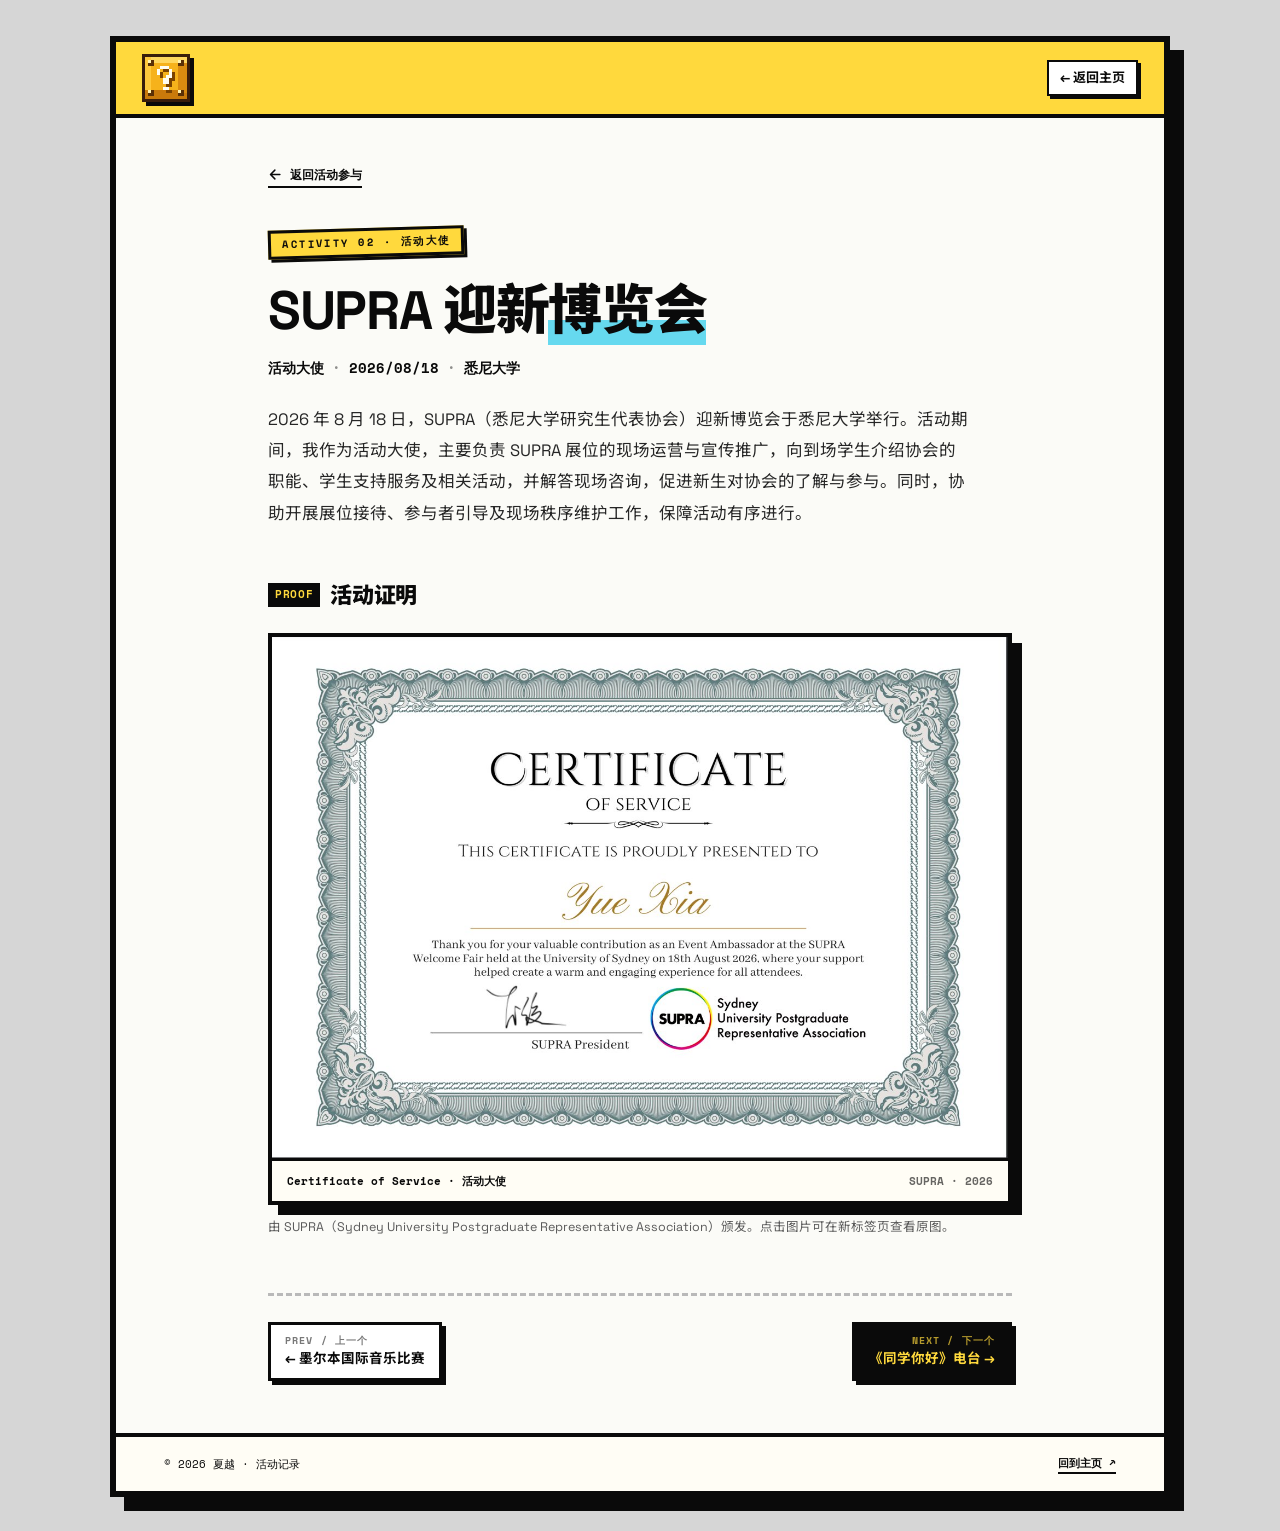
<file: activities/supra-welcome-2026.html>
<!DOCTYPE html>
<html lang="zh-CN">
<head>
<meta charset="UTF-8" />
<meta name="viewport" content="width=device-width, initial-scale=1.0" />
<title>SUPRA 迎新博览会 · 活动大使 | 夏越</title>
<meta name="description" content="2026 年 8 月 18 日，夏越在 SUPRA 迎新博览会担任活动大使，负责展位现场运营、宣传推广、咨询解答及现场秩序维护。" />
<meta name="theme-color" content="#ffd93d" />
<meta property="og:type" content="article" />
<meta property="og:title" content="SUPRA 迎新博览会 · 活动大使 | 夏越" />
<meta property="og:description" content="2026 年 8 月 18 日，在 SUPRA 迎新博览会担任活动大使，负责展位运营、宣传推广、咨询解答及现场秩序维护。" />
<meta property="og:image" content="../assets/cert-supra-welcome-2026.jpg" />
<link rel="icon" type="image/svg+xml" href="../favicon.svg" />
<link rel="preconnect" href="https://fonts.googleapis.com" />
<link rel="preconnect" href="https://fonts.gstatic.com" crossorigin />
<link href="https://fonts.googleapis.com/css2?family=Space+Grotesk:wght@400;500;600;700&family=Space+Mono:wght@400;700&family=Caveat:wght@500;700&family=Ma+Shan+Zheng&family=Noto+Sans+SC:wght@400;500;700;900&display=swap" rel="stylesheet" />
<link rel="stylesheet" href="../styles.css" />
<link rel="stylesheet" href="../detail.css" />
</head>
<body class="ap-theme-supra">

<a class="skip-link" href="#main">跳到主要内容</a>

<div class="frame ap-frame">

  <nav class="navbar" aria-label="主导航">
    <div class="nav-inner">
      <a href="../index.html#activities" class="brand" aria-label="夏越，回到主页">
        <img class="brand-block" src="../assets/brand-block.svg" alt="" width="48" height="48" decoding="async" />
      </a>
      <div class="nav-links">
        <a href="../index.html#activities" class="nav-link ap-home">← 返回主页</a>
      </div>
    </div>
  </nav>

  <main id="main" class="ap-main">

    <a class="ap-back" href="../index.html#activities">
      <svg viewBox="0 0 24 24" aria-hidden="true"><path d="M19 12H5m6-7-7 7 7 7" fill="none" stroke="currentColor" stroke-width="2.4" stroke-linecap="round" stroke-linejoin="round"/></svg>
      返回活动参与
    </a>

    <header class="ap-header">
      <span class="ap-kicker">ACTIVITY 02 · 活动大使</span>
      <h1 class="ap-title">SUPRA 迎新<em>博览会</em></h1>
      <p class="ap-role">活动大使 <i>·</i> 2026/08/18 <i>·</i> 悉尼大学</p>
    </header>

    <p class="ap-lede">
      2026 年 8 月 18 日，SUPRA（悉尼大学研究生代表协会）迎新博览会于悉尼大学举行。活动期间，我作为活动大使，主要负责 SUPRA 展位的现场运营与宣传推广，向到场学生介绍协会的职能、学生支持服务及相关活动，并解答现场咨询，促进新生对协会的了解与参与。同时，协助开展展位接待、参与者引导及现场秩序维护工作，保障活动有序进行。
    </p>

    <section class="ap-section" aria-labelledby="proof">
      <h2 id="proof"><span class="ap-num">PROOF</span>活动证明</h2>
      <figure class="ap-proof">
        <a href="../assets/cert-supra-welcome-2026.jpg" target="_blank" rel="noopener" aria-label="在新标签页查看 SUPRA 迎新博览会活动大使证书原图">
          <img src="../assets/cert-supra-welcome-2026.jpg" alt="SUPRA 迎新博览会活动大使服务证书，授予 Yue Xia" width="1345" height="952" loading="lazy" />
        </a>
        <figcaption>
          <span>Certificate of Service · 活动大使</span>
          <span>SUPRA · 2026</span>
        </figcaption>
      </figure>
      <p class="ap-proof-note">由 SUPRA（Sydney University Postgraduate Representative Association）颁发。点击图片可在新标签页查看原图。</p>
    </section>

    <nav class="ap-pager" aria-label="活动翻页">
      <a class="ap-page-btn" href="melbourne-music-2026.html">
        <span>PREV / 上一个</span>
        ← 墨尔本国际音乐比赛
      </a>
      <a class="ap-page-btn is-next" href="radio-nihaoma-2026.html">
        <span>NEXT / 下一个</span>
        《同学你好》电台 →
      </a>
    </nav>

  </main>

  <footer class="ap-footer">
    <span>© 2026 夏越 · 活动记录</span>
    <a href="../index.html#activities">回到主页 ↗</a>
  </footer>

</div>

<script src="../detail-return.js"></script>
</body>
</html>
</file>
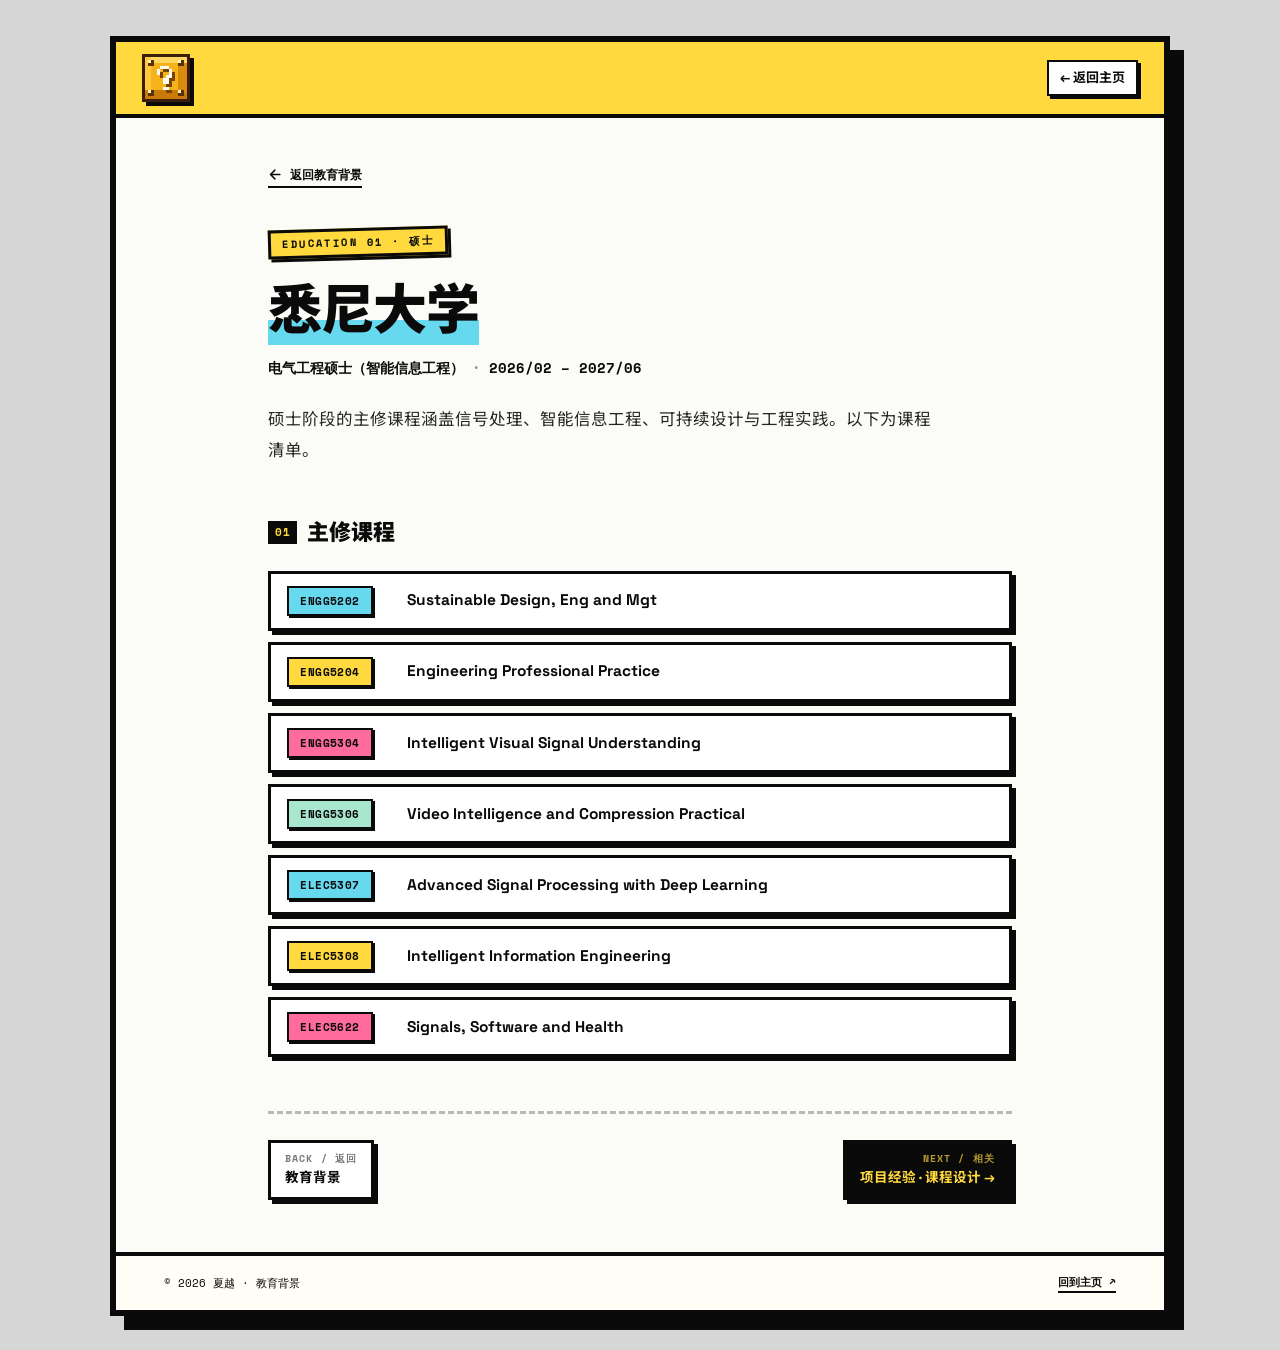
<file: education/usyd-courses.html>
<!DOCTYPE html>
<html lang="zh-CN">
<head>
<meta charset="UTF-8" />
<meta name="viewport" content="width=device-width, initial-scale=1.0" />
<title>悉尼大学 · 主修课程 | 夏越</title>
<meta name="description" content="夏越在悉尼大学电气工程硕士（智能信息工程）方向的主修课程，包括可持续设计、工程实践、智能视觉信号理解、视频智能与压缩、深度学习信号处理等。" />
<meta name="theme-color" content="#ffd93d" />
<meta property="og:type" content="article" />
<meta property="og:title" content="悉尼大学 · 主修课程 | 夏越" />
<meta property="og:description" content="悉尼大学电气工程硕士（智能信息工程）主修课程清单。" />
<meta property="og:image" content="../assets/avatar.jpg" />
<link rel="icon" type="image/svg+xml" href="../favicon.svg" />
<link rel="preconnect" href="https://fonts.googleapis.com" />
<link rel="preconnect" href="https://fonts.gstatic.com" crossorigin />
<link href="https://fonts.googleapis.com/css2?family=Space+Grotesk:wght@400;500;600;700&family=Space+Mono:wght@400;700&family=Caveat:wght@500;700&family=Ma+Shan+Zheng&family=Noto+Sans+SC:wght@400;500;700;900&display=swap" rel="stylesheet" />
<link rel="stylesheet" href="../styles.css" />
<link rel="stylesheet" href="../detail.css" />
</head>
<body class="ap-theme-usyd">

<a class="skip-link" href="#main">跳到主要内容</a>

<div class="frame ap-frame">

  <nav class="navbar" aria-label="主导航">
    <div class="nav-inner">
      <a href="../index.html#education" class="brand" aria-label="夏越，回到主页">
        <img class="brand-block" src="../assets/brand-block.svg" alt="" width="48" height="48" decoding="async" />
      </a>
      <div class="nav-links">
        <a href="../index.html#education" class="nav-link ap-home">← 返回主页</a>
      </div>
    </div>
  </nav>

  <main id="main" class="ap-main">

    <a class="ap-back" href="../index.html#education">
      <svg viewBox="0 0 24 24" aria-hidden="true"><path d="M19 12H5m6-7-7 7 7 7" fill="none" stroke="currentColor" stroke-width="2.4" stroke-linecap="round" stroke-linejoin="round"/></svg>
      返回教育背景
    </a>

    <header class="ap-header">
      <span class="ap-kicker">EDUCATION 01 · 硕士</span>
      <h1 class="ap-title"><em>悉尼大学</em></h1>
      <p class="ap-role">电气工程硕士（智能信息工程） <i>·</i> 2026/02 – 2027/06</p>
    </header>

    <p class="ap-lede">
      硕士阶段的主修课程涵盖信号处理、智能信息工程、可持续设计与工程实践。以下为课程清单。
    </p>

    <section class="ap-section" aria-labelledby="courses-title">
      <h2 id="courses-title"><span class="ap-num">01</span>主修课程</h2>
      <ol class="course-list">
        <li class="course-row">
          <span class="course-code">ENGG5202</span>
          <span class="course-title">Sustainable Design, Eng and Mgt</span>
        </li>
        <li class="course-row">
          <span class="course-code">ENGG5204</span>
          <span class="course-title">Engineering Professional Practice</span>
        </li>
        <li class="course-row">
          <span class="course-code">ENGG5304</span>
          <span class="course-title">Intelligent Visual Signal Understanding</span>
        </li>
        <li class="course-row">
          <span class="course-code">ENGG5306</span>
          <span class="course-title">Video Intelligence and Compression Practical</span>
        </li>
        <li class="course-row">
          <span class="course-code">ELEC5307</span>
          <span class="course-title">Advanced Signal Processing with Deep Learning</span>
        </li>
        <li class="course-row">
          <span class="course-code">ELEC5308</span>
          <span class="course-title">Intelligent Information Engineering</span>
        </li>
        <li class="course-row">
          <span class="course-code">ELEC5622</span>
          <span class="course-title">Signals, Software and Health</span>
        </li>
      </ol>
    </section>

    <nav class="ap-pager" aria-label="页面翻页">
      <a class="ap-page-btn" href="../index.html#education">
        <span>BACK / 返回</span>
        教育背景
      </a>
      <a class="ap-page-btn is-next" href="../index.html#projects">
        <span>NEXT / 相关</span>
        项目经验 · 课程设计 →
      </a>
    </nav>

  </main>

  <footer class="ap-footer">
    <span>© 2026 夏越 · 教育背景</span>
    <a href="../index.html#education">回到主页 ↗</a>
  </footer>

</div>

<script src="../detail-return.js"></script>
</body>
</html>
</file>
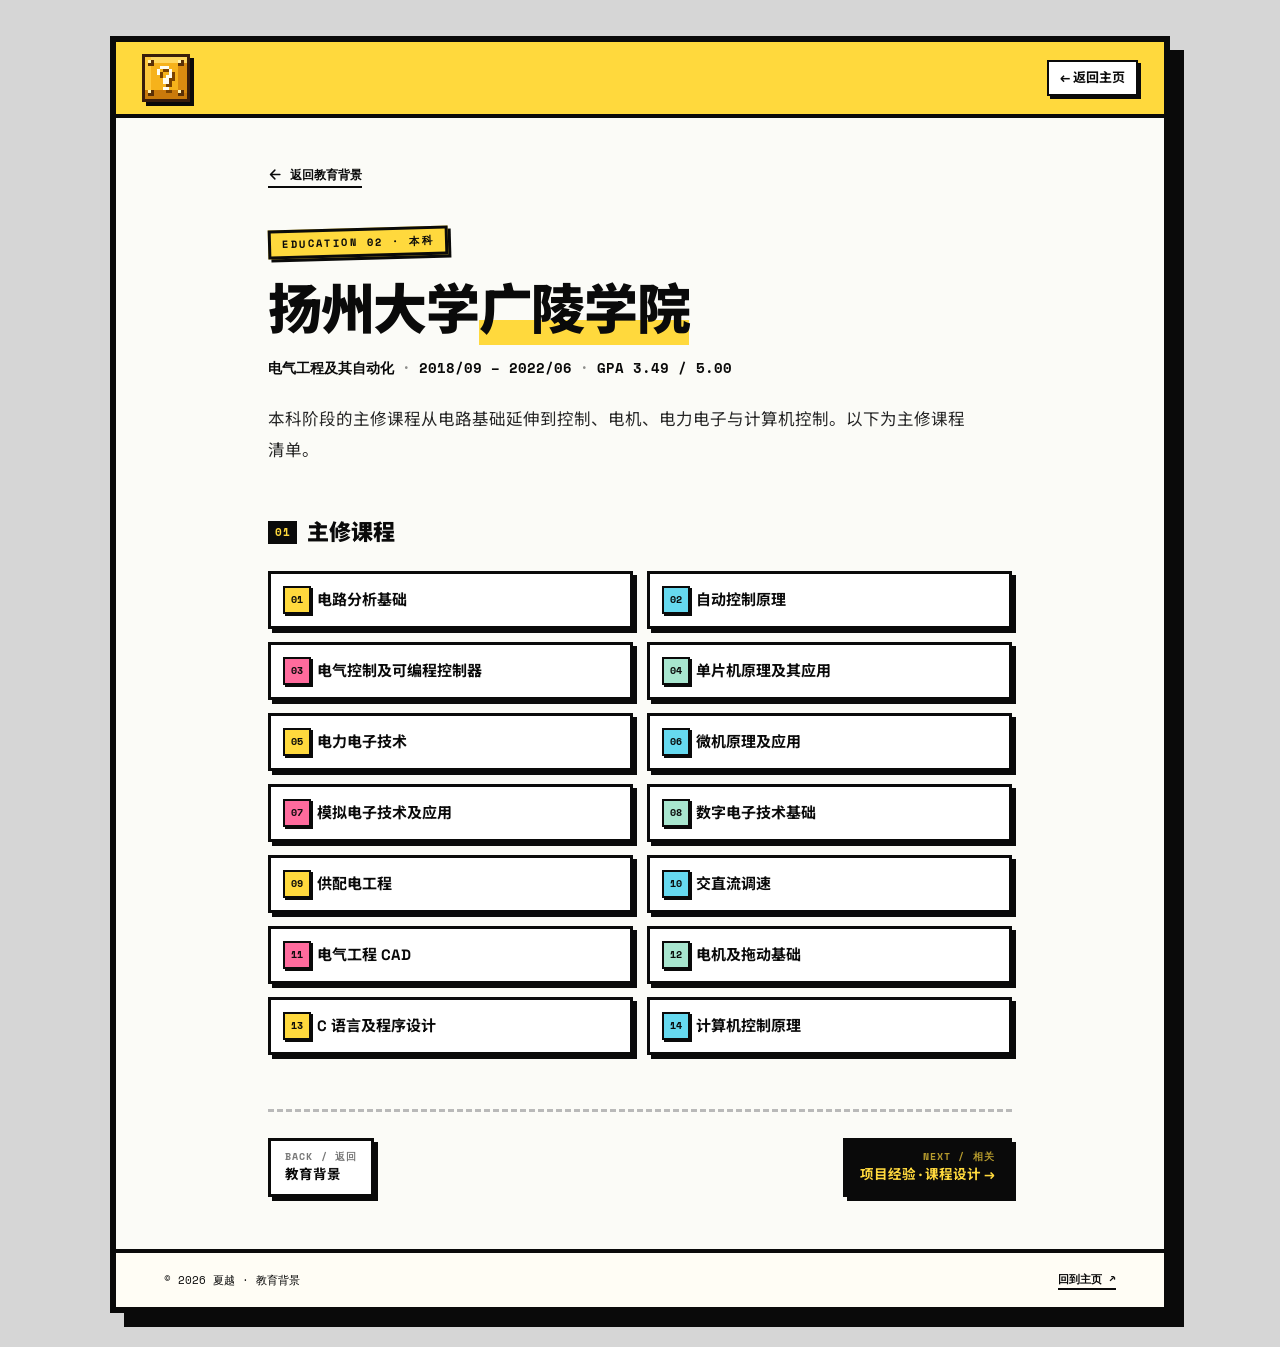
<file: education/yangzhou-courses.html>
<!DOCTYPE html>
<html lang="zh-CN">
<head>
<meta charset="UTF-8" />
<meta name="viewport" content="width=device-width, initial-scale=1.0" />
<title>扬州大学广陵学院 · 主修课程 | 夏越</title>
<meta name="description" content="夏越在扬州大学广陵学院电气工程及其自动化专业的主修课程，包括电路分析基础、自动控制原理、电力电子技术、供配电工程、计算机控制原理等。" />
<meta name="theme-color" content="#ffd93d" />
<meta property="og:type" content="article" />
<meta property="og:title" content="扬州大学广陵学院 · 主修课程 | 夏越" />
<meta property="og:description" content="扬州大学广陵学院电气工程及其自动化专业主修课程清单。" />
<meta property="og:image" content="../assets/avatar.jpg" />
<link rel="icon" type="image/svg+xml" href="../favicon.svg" />
<link rel="preconnect" href="https://fonts.googleapis.com" />
<link rel="preconnect" href="https://fonts.gstatic.com" crossorigin />
<link href="https://fonts.googleapis.com/css2?family=Space+Grotesk:wght@400;500;600;700&family=Space+Mono:wght@400;700&family=Caveat:wght@500;700&family=Ma+Shan+Zheng&family=Noto+Sans+SC:wght@400;500;700;900&display=swap" rel="stylesheet" />
<link rel="stylesheet" href="../styles.css" />
<link rel="stylesheet" href="../detail.css" />
</head>
<body class="ap-theme-courses">

<a class="skip-link" href="#main">跳到主要内容</a>

<div class="frame ap-frame">

  <nav class="navbar" aria-label="主导航">
    <div class="nav-inner">
      <a href="../index.html#education" class="brand" aria-label="夏越，回到主页">
        <img class="brand-block" src="../assets/brand-block.svg" alt="" width="48" height="48" decoding="async" />
      </a>
      <div class="nav-links">
        <a href="../index.html#education" class="nav-link ap-home">← 返回主页</a>
      </div>
    </div>
  </nav>

  <main id="main" class="ap-main">

    <a class="ap-back" href="../index.html#education">
      <svg viewBox="0 0 24 24" aria-hidden="true"><path d="M19 12H5m6-7-7 7 7 7" fill="none" stroke="currentColor" stroke-width="2.4" stroke-linecap="round" stroke-linejoin="round"/></svg>
      返回教育背景
    </a>

    <header class="ap-header">
      <span class="ap-kicker">EDUCATION 02 · 本科</span>
      <h1 class="ap-title">扬州大学<em>广陵学院</em></h1>
      <p class="ap-role">电气工程及其自动化 <i>·</i> 2018/09 – 2022/06 <i>·</i> GPA 3.49 / 5.00</p>
    </header>

    <p class="ap-lede">
      本科阶段的主修课程从电路基础延伸到控制、电机、电力电子与计算机控制。以下为主修课程清单。
    </p>

    <section class="ap-section" aria-labelledby="courses-title">
      <h2 id="courses-title"><span class="ap-num">01</span>主修课程</h2>
      <ol class="course-grid">
        <li class="course-item">电路分析基础</li>
        <li class="course-item">自动控制原理</li>
        <li class="course-item">电气控制及可编程控制器</li>
        <li class="course-item">单片机原理及其应用</li>
        <li class="course-item">电力电子技术</li>
        <li class="course-item">微机原理及应用</li>
        <li class="course-item">模拟电子技术及应用</li>
        <li class="course-item">数字电子技术基础</li>
        <li class="course-item">供配电工程</li>
        <li class="course-item">交直流调速</li>
        <li class="course-item">电气工程 CAD</li>
        <li class="course-item">电机及拖动基础</li>
        <li class="course-item">C 语言及程序设计</li>
        <li class="course-item">计算机控制原理</li>
      </ol>
    </section>

    <nav class="ap-pager" aria-label="页面翻页">
      <a class="ap-page-btn" href="../index.html#education">
        <span>BACK / 返回</span>
        教育背景
      </a>
      <a class="ap-page-btn is-next" href="../index.html#projects">
        <span>NEXT / 相关</span>
        项目经验 · 课程设计 →
      </a>
    </nav>

  </main>

  <footer class="ap-footer">
    <span>© 2026 夏越 · 教育背景</span>
    <a href="../index.html#education">回到主页 ↗</a>
  </footer>

</div>

<script src="../detail-return.js"></script>
</body>
</html>
</file>
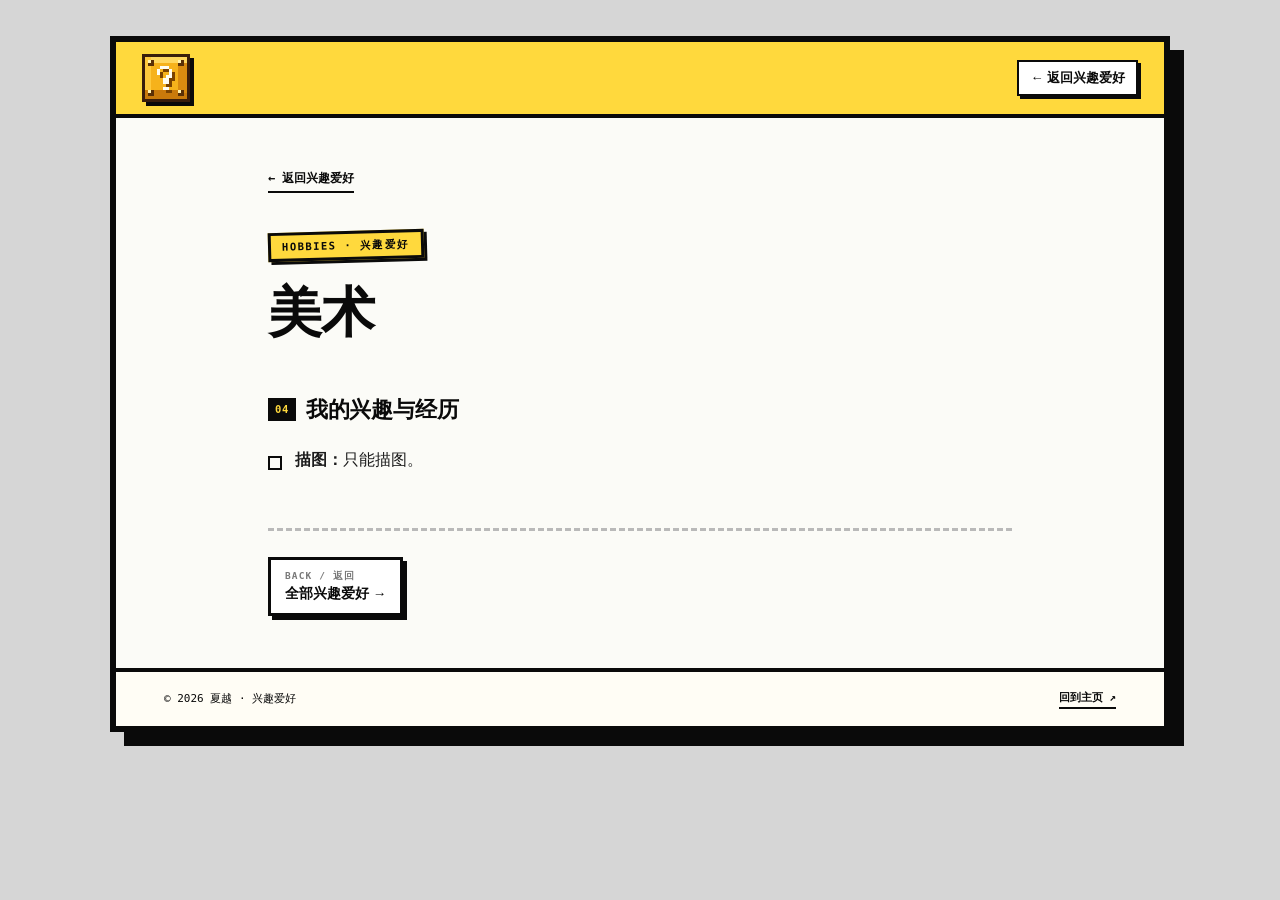
<file: hobbies/art.html>
<!DOCTYPE html>
<html lang="zh-CN">
<head>
<meta charset="UTF-8" />
<meta name="viewport" content="width=device-width, initial-scale=1.0" />
<title>美术 · 兴趣爱好 | 夏越</title>
<meta name="theme-color" content="#ffd93d" />
<link rel="icon" type="image/svg+xml" href="../favicon.svg" />
<link rel="stylesheet" href="../styles.css" />
<link rel="stylesheet" href="../detail.css" />
</head>
<body>
<a class="skip-link" href="#main">跳到主要内容</a>
<div class="frame ap-frame">
  <nav class="navbar" aria-label="主导航">
    <div class="nav-inner">
      <a href="../index.html#hobbies" class="brand" aria-label="夏越，返回兴趣爱好">
        <img class="brand-block" src="../assets/brand-block.svg" alt="" width="48" height="48" />
      </a>
      <div class="nav-links"><a href="../index.html#hobbies" class="nav-link ap-home">← 返回兴趣爱好</a></div>
    </div>
  </nav>
  <main id="main" class="ap-main">
    <a class="ap-back" href="../index.html#hobbies">← 返回兴趣爱好</a>
    <header class="ap-header">
      <span class="ap-kicker">HOBBIES · 兴趣爱好</span>
      <h1 class="ap-title">美术</h1>
    </header>
    <section class="ap-section" aria-labelledby="experience">
      <h2 id="experience"><span class="ap-num">04</span>我的兴趣与经历</h2>
      <ul class="ap-list"><li><strong>描图：</strong>只能描图。</li></ul>
    </section>
    <nav class="ap-pager" aria-label="返回首页">
      <a class="ap-page-btn" href="../index.html#hobbies"><span>BACK / 返回</span>全部兴趣爱好 →</a>
    </nav>
  </main>
  <footer class="ap-footer"><span>© 2026 夏越 · 兴趣爱好</span><a href="../index.html#hobbies">回到主页 ↗</a></footer>
</div>
<script src="../detail-return.js"></script>
</body>
</html>
</file>
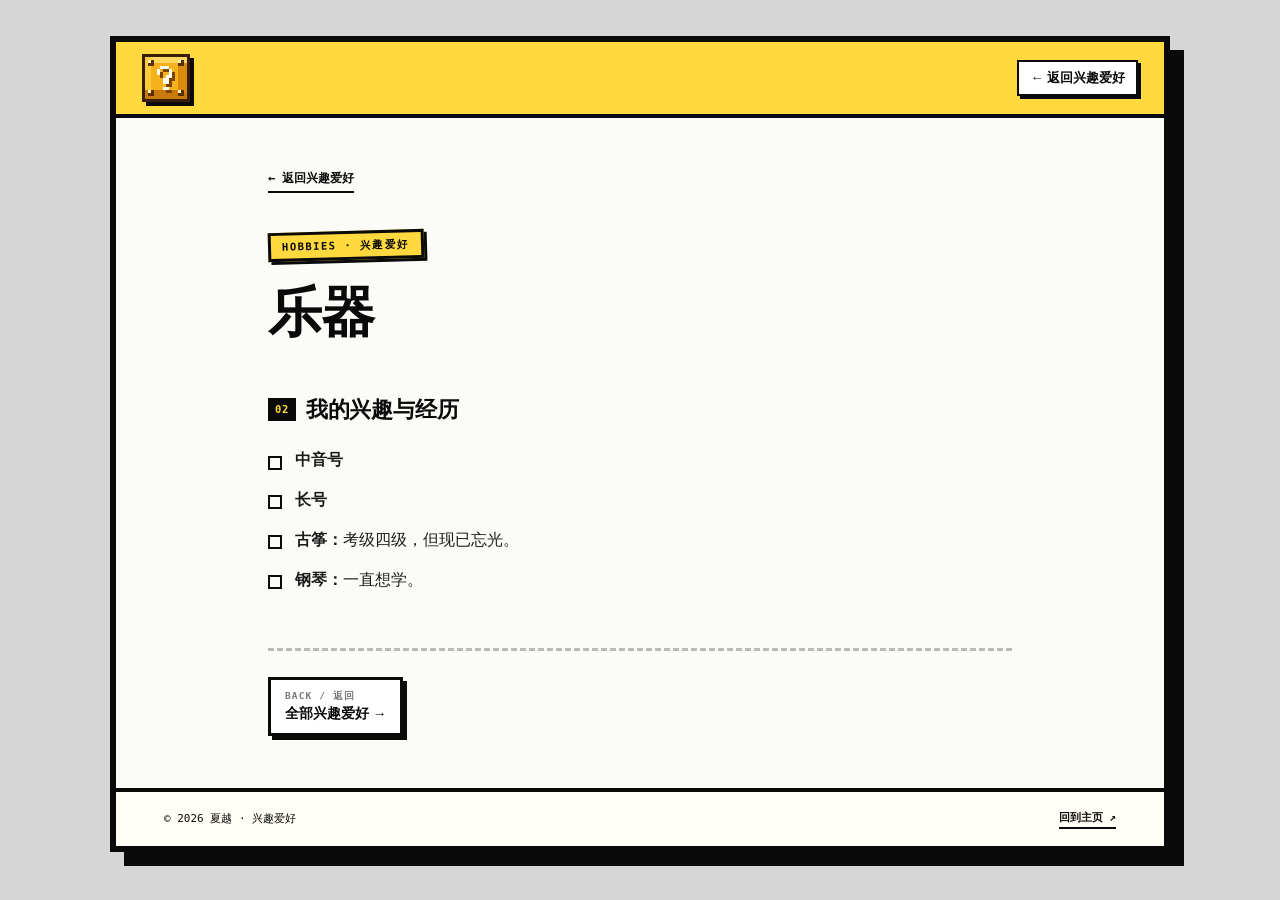
<file: hobbies/instruments.html>
<!DOCTYPE html>
<html lang="zh-CN">
<head>
<meta charset="UTF-8" />
<meta name="viewport" content="width=device-width, initial-scale=1.0" />
<title>乐器 · 兴趣爱好 | 夏越</title>
<meta name="theme-color" content="#ffd93d" />
<link rel="icon" type="image/svg+xml" href="../favicon.svg" />
<link rel="stylesheet" href="../styles.css" />
<link rel="stylesheet" href="../detail.css" />
</head>
<body>
<a class="skip-link" href="#main">跳到主要内容</a>
<div class="frame ap-frame">
  <nav class="navbar" aria-label="主导航">
    <div class="nav-inner">
      <a href="../index.html#hobbies" class="brand" aria-label="夏越，返回兴趣爱好">
        <img class="brand-block" src="../assets/brand-block.svg" alt="" width="48" height="48" />
      </a>
      <div class="nav-links"><a href="../index.html#hobbies" class="nav-link ap-home">← 返回兴趣爱好</a></div>
    </div>
  </nav>
  <main id="main" class="ap-main">
    <a class="ap-back" href="../index.html#hobbies">← 返回兴趣爱好</a>
    <header class="ap-header">
      <span class="ap-kicker">HOBBIES · 兴趣爱好</span>
      <h1 class="ap-title">乐器</h1>
    </header>
    <section class="ap-section" aria-labelledby="experience">
      <h2 id="experience"><span class="ap-num">02</span>我的兴趣与经历</h2>
      <ul class="ap-list"><li><strong>中音号</strong></li><li><strong>长号</strong></li><li><strong>古筝：</strong>考级四级，但现已忘光。</li><li><strong>钢琴：</strong>一直想学。</li></ul>
    </section>
    <nav class="ap-pager" aria-label="返回首页">
      <a class="ap-page-btn" href="../index.html#hobbies"><span>BACK / 返回</span>全部兴趣爱好 →</a>
    </nav>
  </main>
  <footer class="ap-footer"><span>© 2026 夏越 · 兴趣爱好</span><a href="../index.html#hobbies">回到主页 ↗</a></footer>
</div>
<script src="../detail-return.js"></script>
</body>
</html>
</file>
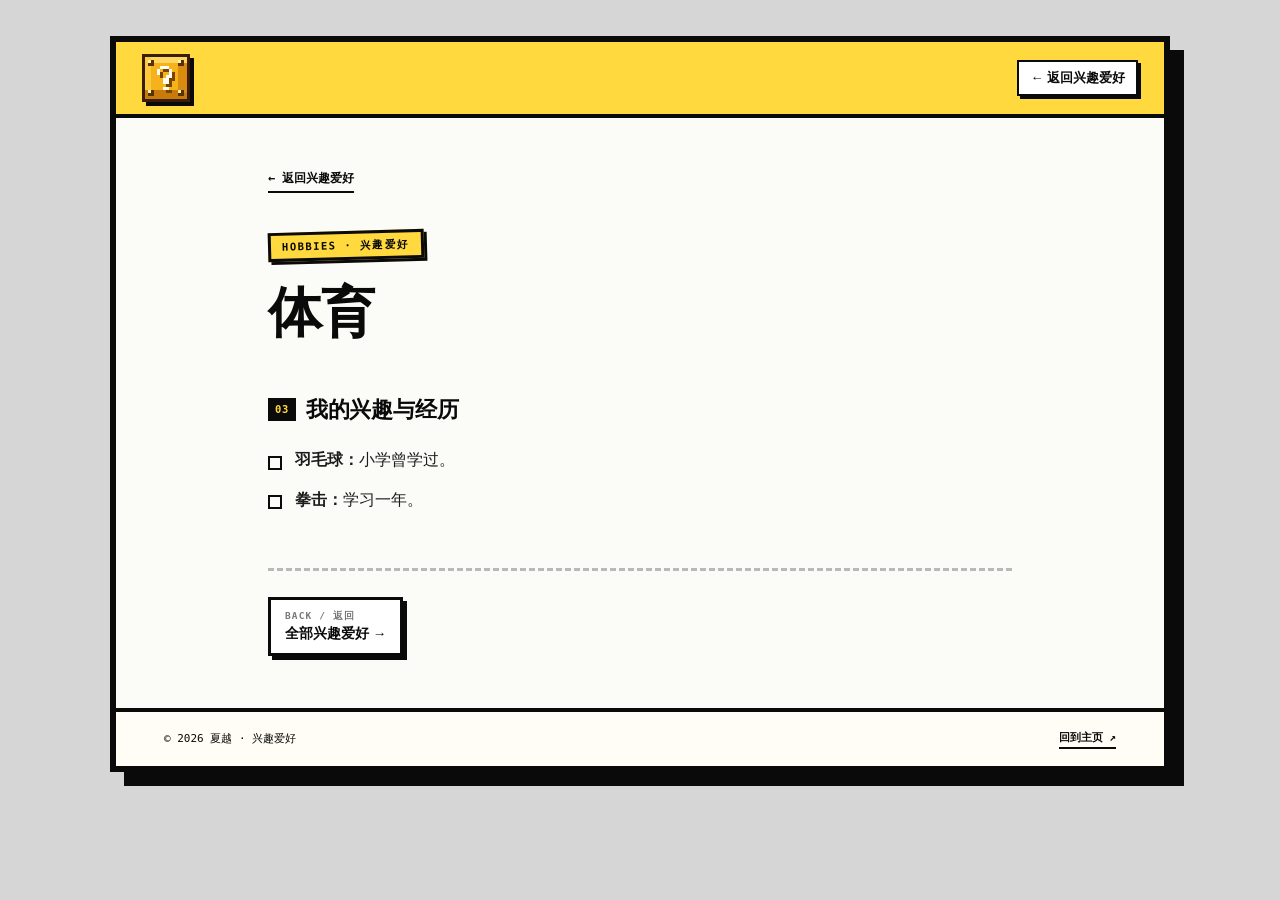
<file: hobbies/sports.html>
<!DOCTYPE html>
<html lang="zh-CN">
<head>
<meta charset="UTF-8" />
<meta name="viewport" content="width=device-width, initial-scale=1.0" />
<title>体育 · 兴趣爱好 | 夏越</title>
<meta name="theme-color" content="#ffd93d" />
<link rel="icon" type="image/svg+xml" href="../favicon.svg" />
<link rel="stylesheet" href="../styles.css" />
<link rel="stylesheet" href="../detail.css" />
</head>
<body>
<a class="skip-link" href="#main">跳到主要内容</a>
<div class="frame ap-frame">
  <nav class="navbar" aria-label="主导航">
    <div class="nav-inner">
      <a href="../index.html#hobbies" class="brand" aria-label="夏越，返回兴趣爱好">
        <img class="brand-block" src="../assets/brand-block.svg" alt="" width="48" height="48" />
      </a>
      <div class="nav-links"><a href="../index.html#hobbies" class="nav-link ap-home">← 返回兴趣爱好</a></div>
    </div>
  </nav>
  <main id="main" class="ap-main">
    <a class="ap-back" href="../index.html#hobbies">← 返回兴趣爱好</a>
    <header class="ap-header">
      <span class="ap-kicker">HOBBIES · 兴趣爱好</span>
      <h1 class="ap-title">体育</h1>
    </header>
    <section class="ap-section" aria-labelledby="experience">
      <h2 id="experience"><span class="ap-num">03</span>我的兴趣与经历</h2>
      <ul class="ap-list"><li><strong>羽毛球：</strong>小学曾学过。</li><li><strong>拳击：</strong>学习一年。</li></ul>
    </section>
    <nav class="ap-pager" aria-label="返回首页">
      <a class="ap-page-btn" href="../index.html#hobbies"><span>BACK / 返回</span>全部兴趣爱好 →</a>
    </nav>
  </main>
  <footer class="ap-footer"><span>© 2026 夏越 · 兴趣爱好</span><a href="../index.html#hobbies">回到主页 ↗</a></footer>
</div>
<script src="../detail-return.js"></script>
</body>
</html>
</file>
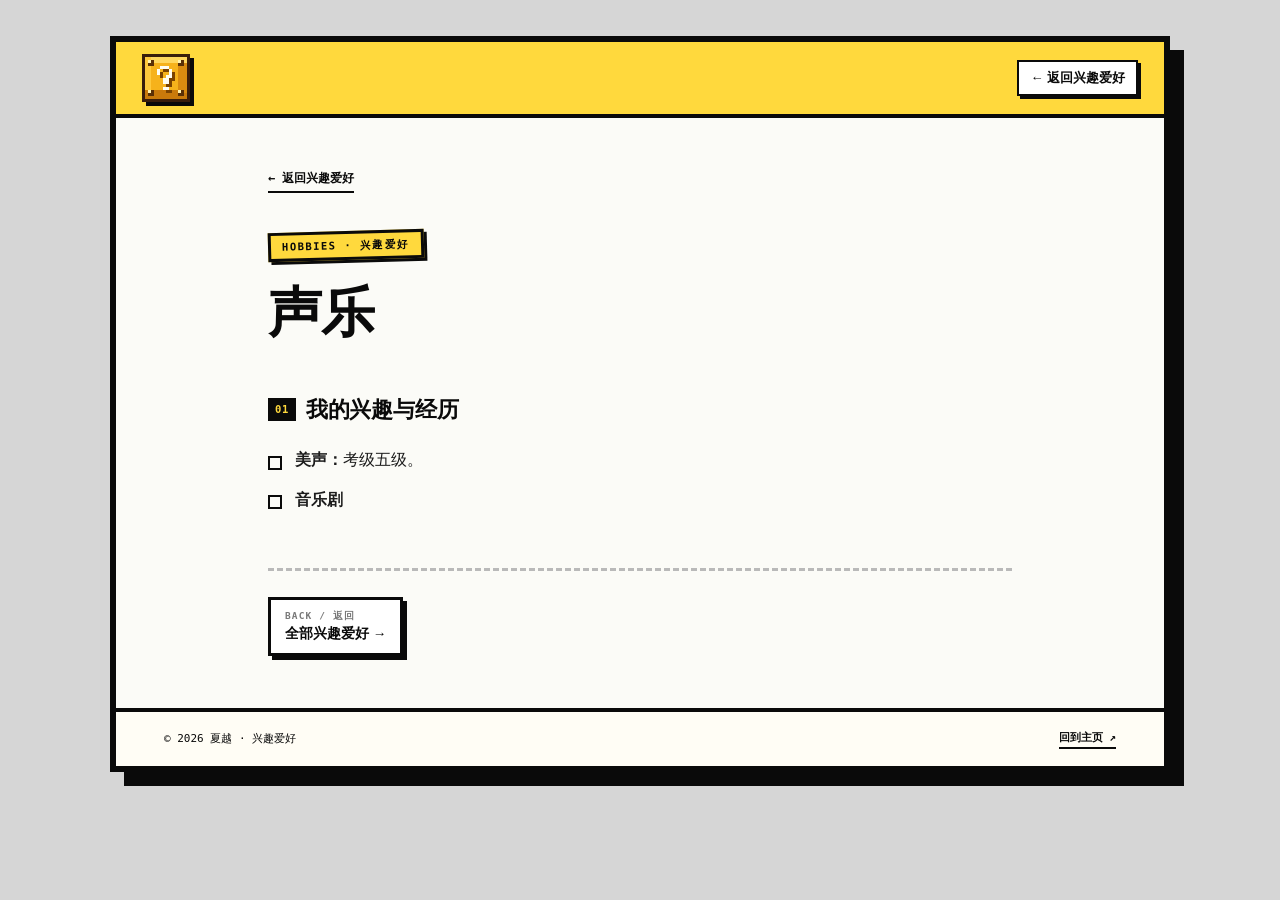
<file: hobbies/vocal.html>
<!DOCTYPE html>
<html lang="zh-CN">
<head>
<meta charset="UTF-8" />
<meta name="viewport" content="width=device-width, initial-scale=1.0" />
<title>声乐 · 兴趣爱好 | 夏越</title>
<meta name="theme-color" content="#ffd93d" />
<link rel="icon" type="image/svg+xml" href="../favicon.svg" />
<link rel="stylesheet" href="../styles.css" />
<link rel="stylesheet" href="../detail.css" />
</head>
<body>
<a class="skip-link" href="#main">跳到主要内容</a>
<div class="frame ap-frame">
  <nav class="navbar" aria-label="主导航">
    <div class="nav-inner">
      <a href="../index.html#hobbies" class="brand" aria-label="夏越，返回兴趣爱好">
        <img class="brand-block" src="../assets/brand-block.svg" alt="" width="48" height="48" />
      </a>
      <div class="nav-links"><a href="../index.html#hobbies" class="nav-link ap-home">← 返回兴趣爱好</a></div>
    </div>
  </nav>
  <main id="main" class="ap-main">
    <a class="ap-back" href="../index.html#hobbies">← 返回兴趣爱好</a>
    <header class="ap-header">
      <span class="ap-kicker">HOBBIES · 兴趣爱好</span>
      <h1 class="ap-title">声乐</h1>
    </header>
    <section class="ap-section" aria-labelledby="experience">
      <h2 id="experience"><span class="ap-num">01</span>我的兴趣与经历</h2>
      <ul class="ap-list"><li><strong>美声：</strong>考级五级。</li><li><strong>音乐剧</strong></li></ul>
    </section>
    <nav class="ap-pager" aria-label="返回首页">
      <a class="ap-page-btn" href="../index.html#hobbies"><span>BACK / 返回</span>全部兴趣爱好 →</a>
    </nav>
  </main>
  <footer class="ap-footer"><span>© 2026 夏越 · 兴趣爱好</span><a href="../index.html#hobbies">回到主页 ↗</a></footer>
</div>
<script src="../detail-return.js"></script>
</body>
</html>
</file>
<file: styles.css>
/* ============================================================
   夏越 · 个人主页
   风格：黄条卡通名片 / 新粗野主义（neo-brutalism）
   ============================================================ */

:root {
  --yellow: #ffd93d;
  --cyan: #66d9ef;
  --pink: #ff6b9d;
  --green: #a8e6cf;
  --cream: #fffdf5;
  --paper: #ffffff;
  --ink: #0a0a0a;
  --grey: #f0f0f0;
  --shadow: 8px 8px 0 var(--ink);
  --shadow-sm: 4px 4px 0 var(--ink);
  --border: 3px solid var(--ink);
  --font: 'Space Grotesk', 'Noto Sans SC', 'PingFang SC', 'Microsoft YaHei', sans-serif;
  --mono: 'Space Mono', 'SFMono-Regular', Consolas, monospace;
  --hand: 'Ma Shan Zheng', 'Caveat', 'Kaiti SC', cursive;
  --ease: cubic-bezier(.2,.7,.2,1);
}

* { margin: 0; padding: 0; box-sizing: border-box; }

html { scroll-behavior: smooth; }

body {
  font-family: var(--font);
  color: var(--ink);
  background: #d6d6d6;
  padding: 22px 22px 26px;
  line-height: 1.65;
  min-height: 100vh;
  overflow-x: hidden;
  -webkit-font-smoothing: antialiased;
}

body::selection, body *::selection { background: var(--yellow); color: var(--ink); }

/* 滚动条 */
::-webkit-scrollbar { width: 14px; height: 14px; }
::-webkit-scrollbar-track { background: #e9e9e9; border-left: 3px solid var(--ink); }
::-webkit-scrollbar-thumb { background: var(--yellow); border: 3px solid var(--ink); }
::-webkit-scrollbar-thumb:hover { background: var(--cyan); }
* { scrollbar-color: var(--yellow) #e9e9e9; }

img, svg { display: block; max-width: 100%; }
a { color: inherit; text-decoration: none; }
button { font: inherit; color: inherit; cursor: pointer; }
:focus-visible { outline: 3px solid var(--pink); outline-offset: 3px; }

.skip-link {
  position: fixed; left: 12px; top: -80px; z-index: 100002;
  background: var(--yellow); border: var(--border); box-shadow: var(--shadow-sm);
  padding: 10px 18px; font-weight: 700; transition: top .2s;
}
.skip-link:focus { top: 12px; }

/* ---------------- 载入动画 ---------------- */
.loader {
  position: fixed; inset: 0; z-index: 100001;
  background: var(--yellow);
  display: flex; flex-direction: column; align-items: center; justify-content: center;
  gap: 28px; overflow: hidden;
  transition: opacity .55s var(--ease), visibility .55s;
}
.loader::before {
  content: ""; position: absolute; inset: 0; z-index: 0; pointer-events: none;
  background-image:
    linear-gradient(rgba(10,10,10,.07) 1px, transparent 1px),
    linear-gradient(90deg, rgba(10,10,10,.07) 1px, transparent 1px);
  background-size: 22px 22px;
  -webkit-mask-image: radial-gradient(ellipse at 50% 46%, #000 0%, #000 36%, transparent 78%);
  mask-image: radial-gradient(ellipse at 50% 46%, #000 0%, #000 36%, transparent 78%);
}
.loader::after {
  content: ""; position: absolute; inset: 0; z-index: 4; pointer-events: none;
  background: repeating-linear-gradient(0deg, rgba(10,10,10,.05) 0 1px, transparent 1px 4px);
  mix-blend-mode: multiply; opacity: .55;
}
.loader.is-done { opacity: 0; visibility: hidden; pointer-events: none; }

.loader-shapes { position: absolute; inset: 0; overflow: hidden; z-index: 1; }
.loader-blob {
  position: absolute; border: 4px solid var(--ink); box-shadow: 8px 8px 0 var(--ink);
  border-radius: 0;
  animation: floaty 4.2s steps(8, end) infinite;
}
.b1 {
  width: 90px; height: 90px; top: 15%; left: 11%; transform: rotate(-6deg);
  background-color: var(--cyan);
  background-image: conic-gradient(var(--cyan) 25%, #8ee8f5 0 50%, var(--cyan) 0 75%, #8ee8f5 0);
  background-size: 18px 18px;
}
.b2 {
  width: 74px; height: 74px; top: 18%; right: 12%; transform: rotate(5deg); animation-delay: .6s;
  background-color: var(--pink);
  background-image: conic-gradient(var(--pink) 25%, #ff96bd 0 50%, var(--pink) 0 75%, #ff96bd 0);
  background-size: 15px 15px;
}
.b3 {
  width: 110px; height: 60px; bottom: 16%; left: 14%; transform: rotate(-4deg); animation-delay: 1.1s;
  background-color: var(--green);
  background-image: conic-gradient(var(--green) 25%, #8ed9b8 0 50%, var(--green) 0 75%, #8ed9b8 0);
  background-size: 16px 16px;
}

.loader-letters {
  display: flex; justify-content: center; position: relative; z-index: 2;
  max-width: calc(100vw - 24px);
}
.loader-word {
  position: relative; display: inline-block;
  background: var(--paper);
  border: 4px solid var(--ink); box-shadow: 10px 10px 0 var(--ink);
  text-align: left;
  animation: pixel-up .45s steps(4, end) both;
}
.loader-status {
  display: flex; align-items: center; justify-content: space-between; gap: 22px;
  padding: 8px 12px 7px;
  background: var(--cream); border-bottom: 3px solid var(--ink);
  font-family: var(--mono); font-size: 9px; font-weight: 700; letter-spacing: .12em; line-height: 1;
}
.loader-signal { display: inline-flex; align-items: center; gap: 6px; margin-left: auto; }
.loader-signal i {
  width: 7px; height: 7px; display: inline-block;
  background: var(--green); border: 2px solid var(--ink);
}
.loader-line {
  padding: 14px 18px 18px;
  font-size: clamp(30px, 5.6vw, 52px); font-weight: 900; line-height: 1.15;
  letter-spacing: .01em; white-space: nowrap;
  animation: scan-in .46s steps(7, end) both .06s;
}
.loader-world { position: relative; display: inline-block; padding: 0 3px; z-index: 0; }
.loader-world::after {
  content: ""; position: absolute; left: -3px; right: -3px; bottom: .1em;
  height: .3em; background: var(--pink); z-index: -1;
  box-shadow: 3px 3px 0 rgba(10,10,10,.22);
}
.loader-cursor {
  display: inline-block; width: .38em; height: .78em; margin-left: .12em;
  background: var(--ink); vertical-align: -.04em;
  animation: blink .8s steps(1) infinite;
}

.loader-bar {
  width: 300px; max-width: 74vw; height: 26px; padding: 4px;
  background: var(--paper);
  border: 4px solid var(--ink); box-shadow: 6px 6px 0 var(--ink);
  position: relative; z-index: 2;
}
.loader-fill {
  display: block; height: 100%; width: 0;
  background-image: linear-gradient(90deg, var(--ink) 0 10px, transparent 10px 14.2px);
  background-repeat: repeat-x;
  background-size: 14.2px 100%;
  animation: fill .72s steps(20, end) forwards .12s;
}
.loader.is-ready { cursor: pointer; }
.loader.is-ready .loader-tip { font-size: 12px; letter-spacing: .12em; }
.loader.is-ready .loader-tip::before { background: var(--green); animation: none; }
.loader-tip {
  display: flex; align-items: center; gap: 9px;
  font-family: var(--mono); font-size: 11px; letter-spacing: .14em;
  position: relative; z-index: 2;
}
.loader-tip::before {
  content: ""; width: 8px; height: 8px; background: var(--ink);
  animation: blink 1.1s steps(1) infinite;
}

@keyframes pixel-up { from { opacity: 0; transform: translateY(14px); } to { opacity: 1; transform: translateY(0); } }
@keyframes scan-in { from { clip-path: inset(0 100% 0 0); } to { clip-path: inset(0 0 0 0); } }
@keyframes fill { to { width: 100%; } }
@keyframes floaty { 0%,100% { translate: 0 0; } 50% { translate: 0 -14px; } }
@keyframes blink { 0%,49% { opacity: 1; } 50%,100% { opacity: 0; } }

/* ---------------- 顶部进度条 ---------------- */
.scroll-progress {
  position: fixed; top: 0; left: 0; width: 100%; height: 6px;
  background: var(--paper); border-bottom: 2px solid var(--ink); z-index: 9000;
}
.scroll-progress span {
  display: block; width: 0; height: 100%; background: var(--yellow);
  border-right: 3px solid var(--ink); transition: width .12s linear;
}

/* ---------------- 大外框 ---------------- */
.frame {
  position: relative;
  max-width: 1360px;
  margin: 14px auto 8px;
  background: #fbfbf7;
  border: 6px solid var(--ink);
  box-shadow: 14px 14px 0 var(--ink);
}

/* ---------------- 导航 ---------------- */
.navbar {
  background: var(--yellow);
  border-bottom: 4px solid var(--ink);
  position: sticky; top: 6px; z-index: 500;
}
.nav-inner {
  max-width: 1200px; margin: 0 auto; padding: 12px 26px;
  display: flex; align-items: center; justify-content: space-between; gap: 18px;
}
.brand { display: flex; align-items: center; gap: 10px; }
.brand-block {
  display: block; width: 48px; height: 48px;
  image-rendering: pixelated;
  filter: drop-shadow(4px 4px 0 var(--ink));
  transition: transform .18s var(--ease), filter .18s var(--ease);
}
.brand:hover .brand-block { transform: translateY(-4px); filter: drop-shadow(4px 8px 0 var(--ink)); }
.brand:active .brand-block { transform: translateY(1px); filter: drop-shadow(3px 3px 0 var(--ink)); }

.nav-links { display: flex; align-items: center; gap: 6px; }
.nav-link {
  padding: 8px 13px; font-weight: 700; font-size: 15px; position: relative;
  white-space: nowrap;
}
.nav-link::after {
  content: ""; position: absolute; left: 13px; right: 13px; bottom: 4px; height: 3px;
  background: var(--ink); transform: scaleX(0); transform-origin: left;
  transition: transform .25s var(--ease);
}
.nav-link:hover::after, .nav-link.is-active::after { transform: scaleX(1); }
.nav-cta {
  margin-left: 10px; white-space: nowrap;
  background: var(--ink); color: var(--yellow);
  border: 3px solid var(--ink); box-shadow: 4px 4px 0 rgba(0,0,0,.28);
  padding: 9px 18px; font-weight: 700; border-radius: 2px;
  transition: transform .18s var(--ease), box-shadow .18s var(--ease), background .18s;
}
.nav-cta:hover { background: var(--paper); color: var(--ink); transform: translate(-2px,-2px); box-shadow: 7px 7px 0 var(--ink); }

/* ---------------- Hero ---------------- */
.hero { padding: 66px 30px 30px; }
.hero-grid {
  max-width: 1140px; margin: 0 auto;
  display: grid; grid-template-columns: 1.12fr .88fr;
  gap: 56px; align-items: center;
}

.hero-greeting {
  display: inline-flex; align-items: center; gap: 9px;
  font-weight: 700; font-size: 17px;
  background: var(--paper); border: var(--border); box-shadow: var(--shadow-sm);
  padding: 6px 16px; margin-bottom: 22px; transform: rotate(-1.6deg);
  animation: rise .7s var(--ease) backwards .95s;
}
@keyframes rise { from { opacity: 0; transform: translateY(22px) rotate(-1.6deg); } }
.wave { display: inline-block; animation: wave 2.4s ease-in-out infinite; transform-origin: 70% 70%; }
@keyframes wave { 0%,60%,100% { rotate: 0deg; } 68% { rotate: 16deg; } 76% { rotate: -8deg; } 84% { rotate: 12deg; } }

.hero-name {
  font-size: clamp(40px, 6.4vw, 76px);
  line-height: 1.06; letter-spacing: -.03em; font-weight: 900;
  margin-bottom: 22px;
  animation: rise2 .8s var(--ease) backwards 1.05s;
}
@keyframes rise2 { from { opacity: 0; transform: translateY(24px); } }
.hero-name .ink { position: relative; white-space: nowrap; isolation: isolate; font-style: normal; margin-left: .08em; }
.hero-name .ink::after {
  content: ""; position: absolute; left: -2%; right: -2%; bottom: 10%;
  height: 26%; background: var(--yellow); z-index: -1;
  transform: rotate(-1.2deg) scaleX(0); transform-origin: left;
  animation: swipe .8s var(--ease) .75s forwards;
}
@keyframes swipe { to { transform: rotate(-1.2deg) scaleX(1); } }

.hero-desc { font-size: 17px; max-width: 33em; color: #1b1b1b; margin-bottom: 28px;
  animation: rise2 .8s var(--ease) backwards 1.15s; }

.hero-social { display: flex; gap: 12px; margin-bottom: 34px;
  animation: rise2 .8s var(--ease) backwards 1.25s; }
.icon-btn {
  width: 50px; height: 50px; display: grid; place-items: center;
  background: var(--paper); border: var(--border); box-shadow: var(--shadow-sm);
  position: relative;
  transition: transform .18s var(--ease), box-shadow .18s var(--ease), background .18s;
}
.icon-btn svg { width: 22px; height: 22px; fill: var(--ink); }
.icon-btn:nth-child(2) { background: var(--cyan); }
.icon-btn:nth-child(3) { background: var(--pink); }
.icon-btn:hover { transform: translate(-3px,-3px); box-shadow: 8px 8px 0 var(--ink); }
.icon-btn:active { transform: translate(2px,2px); box-shadow: 1px 1px 0 var(--ink); }
.icon-btn::after {
  content: attr(data-tip); position: absolute; bottom: calc(100% + 9px); left: 50%;
  translate: -50% 0; background: var(--ink); color: var(--paper);
  font-size: 11px; letter-spacing: .06em; padding: 3px 8px; white-space: nowrap;
  opacity: 0; pointer-events: none; transition: opacity .18s, translate .18s;
}
.icon-btn:hover::after { opacity: 1; translate: -50% -2px; }

/* 头像卡片 */
.hero-visual { position: relative; display: flex; flex-direction: column; align-items: center;
  animation: rise2 .9s var(--ease) backwards 1.15s; }
.avatar-card {
  position: relative; width: min(100%, 380px);
  background-color: var(--cyan);
  background-image:
    linear-gradient(rgba(10,10,10,.14) 1px, transparent 1px),
    linear-gradient(90deg, rgba(10,10,10,.14) 1px, transparent 1px);
  background-size: 8px 8px;
  border: 4px solid var(--ink); box-shadow: 14px 14px 0 var(--ink);
  padding: 16px; transform: rotate(2deg);
  transition: box-shadow .35s var(--ease);
}
.avatar-card:hover { box-shadow: 18px 18px 0 var(--ink); }
.tape {
  position: absolute; top: -22px; left: 50%; translate: -50% 0; z-index: 5;
  width: 132px; height: 38px; background: rgba(255,217,61,.92);
  border: 2px solid rgba(0,0,0,.75);
  transform: rotate(-4deg);
  box-shadow: 3px 3px 0 rgba(0,0,0,.18);
}
.tape::after {
  content: ""; position: absolute; inset: 0;
  background: repeating-linear-gradient(90deg, rgba(255,255,255,.35) 0 6px, transparent 6px 13px);
}
.avatar-inner {
  position: relative; overflow: hidden;
  border: 3px solid var(--ink); background: var(--cream);
  aspect-ratio: 1 / 1; display: block;
}
.avatar-inner::after {
  content: ""; position: absolute; inset: 0; z-index: 2; pointer-events: none;
  background: repeating-linear-gradient(0deg, rgba(10,10,10,.035) 0 1px, transparent 1px 4px);
  mix-blend-mode: multiply;
}
.avatar-photo {
  width: 100%; height: 100%; object-fit: cover; object-position: center 42%;
  display: block;
}
.avatar-badge {
  position: absolute; bottom: -16px; right: -14px;
  width: 84px; height: 31px;
  display: grid; place-items: center;
  background: var(--pink); border: 3px solid var(--ink); box-shadow: 4px 4px 0 var(--ink);
  font-size: 13px; font-weight: 700; line-height: 1;
  transform: rotate(-5deg);
}

.deco-sticker { position: absolute; z-index: 3; filter: drop-shadow(3px 3px 0 rgba(0,0,0,.9)); }
.deco-sticker svg { width: 100%; height: 100%; }
.ds-code { width: 62px; height: 62px; top: -22px; left: -14px; rotate: -13deg; animation: floaty 5.5s ease-in-out infinite; }
.ds-star { width: 46px; height: 46px; top: 46%; right: -26px; rotate: 12deg; animation: spin-slow 18s linear infinite; }
.ds-note { width: 56px; height: 56px; bottom: 62px; left: -30px; rotate: 8deg; animation: floaty 6.5s ease-in-out infinite .8s; }
@keyframes spin-slow { to { rotate: 372deg; } }

/* 徽章 */
.badge-row {
  max-width: 1140px; margin: 58px auto 0;
  display: flex; flex-wrap: wrap; gap: 11px; justify-content: center;
}
.tech-badge {
  display: inline-flex; align-items: center; gap: 8px;
  background: var(--paper); border: var(--border); box-shadow: var(--shadow-sm);
  padding: 7px 15px; font-weight: 700; font-size: 14px;
  transition: transform .2s var(--ease), box-shadow .2s var(--ease), background .2s;
}
.tech-badge:hover { transform: translate(-2px,-2px) rotate(-1.5deg); box-shadow: 7px 7px 0 var(--ink); background: var(--cream); }
.tb-dot { width: 10px; height: 10px; border: 2px solid var(--ink); border-radius: 50%; }
.d-yellow { background: var(--yellow); }
.d-cyan { background: var(--cyan); }
.d-pink { background: var(--pink); }
.d-green { background: var(--green); }

/* ---------------- 跑马灯 ---------------- */
.ticker {
  margin-top: 56px; border-top: 4px solid var(--ink); border-bottom: 4px solid var(--ink);
  background: var(--ink); color: var(--yellow); overflow: hidden;
  padding: 12px 0;
}
.ticker-track { display: flex; width: max-content; animation: marquee 30s linear infinite; }
.ticker:hover .ticker-track { animation-play-state: paused; }
.ticker-set {
  display: inline-block; font-weight: 700; font-size: 17px; letter-spacing: .04em;
  padding-right: 34px; white-space: nowrap;
}
.ticker-set b { color: var(--pink); padding: 0 8px; font-weight: 400; }
@keyframes marquee { to { transform: translateX(-33.3333%); } }

/* ---------------- 撕纸 ---------------- */
.paper-tear { line-height: 0; background: #d6d6d6; }
.paper-tear svg { width: 100%; height: 26px; }
.paper-tear path[fill="#ffffff"] { fill: #fbfbf7; }

/* ---------------- 内容区 ---------------- */
.content { padding: 0 30px; }
.section { max-width: 1140px; margin: 0 auto; padding: 62px 0 10px; scroll-margin-top: 82px; }

.section-title {
  display: flex; align-items: baseline; gap: 14px;
  font-size: clamp(28px, 4vw, 40px); font-weight: 900; letter-spacing: -.02em;
  margin-bottom: 30px;
}
.section-title span {
  font-family: var(--mono); font-size: 12px; font-weight: 700; letter-spacing: .2em;
  background: var(--yellow); border: 2.5px solid var(--ink); box-shadow: 3px 3px 0 var(--ink);
  padding: 3px 9px; transform: rotate(-2deg);
}
.section-title-center { justify-content: center; text-align: center; }

.card {
  background: var(--paper); border: 4px solid var(--ink);
  box-shadow: 10px 10px 0 var(--ink);
  padding: 38px 40px; position: relative;
}
.about-stage { position: relative; }
.about-card { transform: rotate(-.4deg); padding: 64px 40px 42px; position: relative; z-index: 2; }
.about-cat {
  position: absolute; right: -8px; bottom: calc(100% - 59px); width: 189px; height: auto;
  z-index: 4; pointer-events: none; transform: rotate(-.4deg); transform-origin: bottom right;
  filter: drop-shadow(0 6px 7px rgba(60,45,30,.22));
}
.about-card .text + .text { margin-top: 16px; }
.text { font-size: 17.5px; }
.hl { padding: 1px 5px; border-radius: 2px; font-weight: 700; }
.hl-yellow { background: var(--yellow); }
.hl-cyan { background: var(--cyan); }
.hl-pink { background: var(--pink); }
.hl-green { background: var(--green); }

/* ---------------- 活动参与 ---------------- */
.activity-board {
  background: var(--paper); border: 4px solid var(--ink); box-shadow: 9px 9px 0 var(--ink);
  overflow: hidden;
}
.activity-row {
  display: grid; grid-template-columns: auto 1fr auto; gap: 20px; align-items: start;
  padding: 26px 28px; transition: background .2s var(--ease);
}
.activity-row + .activity-row { border-top: 3px dashed rgba(0,0,0,.22); }
.activity-row:hover { background: var(--cream); }
.activity-mark {
  width: 38px; height: 38px; flex: 0 0 38px; display: grid; place-items: center;
  font-size: 15px; background: var(--yellow); border: 3px solid var(--ink);
  box-shadow: 3px 3px 0 var(--ink); transform: rotate(-5deg);
}
.activity-row:nth-child(2) .activity-mark { background: var(--cyan); }
.activity-row:nth-child(3) .activity-mark { background: var(--pink); }
.activity-row:nth-child(4) .activity-mark { background: var(--green); }
.activity-body { padding-top: 3px; }
.activity-name { font-size: clamp(17px, 2.2vw, 21px); font-weight: 900; line-height: 1.45; letter-spacing: -.005em; }
.activity-role, .activity-unit { white-space: nowrap; }
.activity-meta { margin-top: 7px; font-size: 13.5px; color: #4a4a4a; }
.activity-date { padding-top: 7px; font-family: var(--mono); font-size: 12.5px; font-weight: 700; white-space: nowrap; }
.activity-row-link {
  color: inherit; cursor: pointer;
  transition: background .2s var(--ease);
}
.activity-row-link:hover { background: var(--cream); }
.activity-row-link .activity-mark { transition: transform .2s var(--ease); }
.activity-row-link:hover .activity-mark { transform: rotate(9deg) translateY(-2px); }
.activity-row-link:hover .activity-name { text-decoration: underline; text-decoration-thickness: 2.5px; text-underline-offset: 4px; }

/* ---------------- 技能 ---------------- */
.skill-board { display: grid; grid-template-columns: 1fr 1fr; gap: 24px; align-items: stretch; }
.skill-panel {
  --skill-accent: var(--cyan);
  position: relative; display: flex; flex-direction: column;
  background: var(--paper); border: 4px solid var(--ink); box-shadow: 8px 8px 0 var(--ink);
  padding: 26px 28px 28px 34px;
  transition: transform .25s var(--ease), box-shadow .25s var(--ease);
}
.skill-panel::before {
  content: ""; position: absolute; left: 0; top: 0; bottom: 0; width: 9px;
  background: var(--skill-accent); border-right: 3px solid var(--ink);
}
.skill-panel-certs { --skill-accent: var(--yellow); }
.skill-panel:hover { transform: translate(-3px,-4px); box-shadow: 12px 13px 0 var(--ink); }
.skill-panel-head { display: flex; align-items: center; gap: 14px; flex-wrap: wrap; }
.skill-kicker {
  font-family: var(--mono); font-size: 10px; font-weight: 700; letter-spacing: .12em;
  background: var(--cream); border: 2.5px solid var(--ink); box-shadow: 2px 2px 0 var(--ink);
  padding: 3px 8px;
}
.skill-panel-head h3 { font-size: clamp(22px, 2.3vw, 27px); font-weight: 900; letter-spacing: -.01em; }
.skill-tool-list { list-style: none; flex: 1; display: grid; grid-auto-rows: 1fr; gap: 10px; margin-top: 20px; }
.skill-tool-list li {
  display: grid; grid-template-columns: 28px 1fr; align-items: center; gap: 12px;
  min-height: 54px; padding: 10px 14px;
  background: var(--cream); border: 2.5px solid var(--ink); box-shadow: 3px 3px 0 var(--ink);
  font-weight: 700; font-size: 15px; line-height: 1.4;
}
.skill-tool-no {
  width: 28px; height: 28px; display: grid; place-items: center;
  background: var(--skill-accent); border: 2px solid var(--ink); box-shadow: 2px 2px 0 var(--ink);
  font-family: var(--mono); font-size: 10px; font-weight: 700;
}
.cert-list { list-style: none; flex: 1; display: flex; flex-direction: column; justify-content: space-between; margin-top: 18px; }
.cert-list li {
  display: grid; grid-template-columns: 26px 1fr; align-items: center; gap: 12px;
  padding: 10px 0; border-bottom: 2px dashed rgba(0,0,0,.18);
  font-size: 15px; font-weight: 600; line-height: 1.4;
}
.cert-list li:last-child { border-bottom: 0; padding-bottom: 0; }
.cert-check {
  width: 26px; height: 26px; display: grid; place-items: center;
  background: var(--skill-accent); border: 2px solid var(--ink); box-shadow: 2px 2px 0 var(--ink);
  font-size: 13px; font-weight: 900;
}

/* ---------------- 荣誉奖励 ---------------- */
.honor-grid {
  display: grid; grid-template-columns: repeat(3, 1fr);
  gap: 24px; align-items: stretch;
}
.honor-card {
  display: flex; flex-direction: column;
  background: var(--paper); border: 4px solid var(--ink); border-top-width: 12px;
  box-shadow: 8px 8px 0 var(--ink);
  padding: 20px 22px 24px;
  transition: transform .22s var(--ease), box-shadow .22s var(--ease);
}
.honor-card:nth-child(1) { border-top-color: var(--yellow); }
.honor-card:nth-child(2) { border-top-color: var(--cyan); }
.honor-card:nth-child(3) { border-top-color: var(--pink); }
.honor-card:hover { transform: translate(-3px,-4px); box-shadow: 12px 13px 0 var(--ink); }
.honor-year {
  display: flex; align-items: baseline; gap: 8px;
  font-size: 23px; font-weight: 900; letter-spacing: -.015em; line-height: 1.2;
  font-family: var(--mono);
}
.honor-year span {
  font-family: var(--mono); font-size: 10px; font-weight: 700;
  letter-spacing: .12em; opacity: .5;
}
.honor-list { list-style: none; margin-top: 17px; display: grid; gap: 9px; }
.honor-list li {
  position: relative; padding-left: 20px;
  font-size: 14.5px; line-height: 1.65; color: #202020;
}
.honor-list li::before {
  content: ""; position: absolute; left: 0; top: .58em;
  width: 8px; height: 8px; border: 2px solid var(--ink);
  background: var(--yellow);
}
.honor-card:nth-child(2) .honor-list li::before { background: var(--cyan); }
.honor-card:nth-child(3) .honor-list li::before { background: var(--pink); }

/* ---------------- 教育背景 ---------------- */
.edu-list { display: flex; flex-direction: column; gap: 22px; }
.edu-entry {
  --edu-accent: var(--yellow);
  --edu-ink: var(--ink);
  display: grid; grid-template-columns: auto 1fr auto;
  align-items: center; gap: 24px;
  background: var(--paper); border: 4px solid var(--ink);
  box-shadow: 9px 9px 0 var(--ink);
  padding: 26px 30px;
  transition: transform .22s var(--ease), box-shadow .22s var(--ease);
}
.edu-entry-usyd { --edu-accent: #e64626; }
.edu-entry-glxy { --edu-accent: #ae0a29; --edu-ink: #fff; }
.edu-entry:hover { transform: translate(-3px,-4px); box-shadow: 13px 14px 0 var(--ink); }
.edu-index {
  width: 46px; height: 46px; flex: 0 0 46px;
  display: grid; place-items: center;
  font-family: var(--mono); font-size: 13px; font-weight: 700;
  background: var(--edu-accent); color: var(--edu-ink); border: 3px solid var(--ink); box-shadow: 3px 3px 0 var(--ink);
}
.edu-school-name { font-size: clamp(21px, 2.6vw, 27px); font-weight: 900; line-height: 1.25; letter-spacing: -.01em; }
.edu-school-link { color: inherit; text-decoration: none; }
.edu-school-link:hover { background: linear-gradient(transparent 62%, var(--yellow) 62%); }
.edu-link-arrow {
  display: inline-block; margin-left: .12em; vertical-align: .18em;
  font-size: .58em; opacity: .45;
  transition: opacity .18s, transform .18s var(--ease);
}
.edu-school-link:hover .edu-link-arrow { opacity: 1; transform: translate(2px, -2px); }
.edu-school-link:focus-visible { outline: 3px solid var(--ink); outline-offset: 3px; }
.edu-major { font-size: 15.5px; margin-top: 6px; }
.edu-side { display: flex; flex-direction: column; align-items: flex-end; gap: 8px; }
.edu-date {
  font-family: var(--mono); font-size: 13px; font-weight: 700; letter-spacing: .01em;
  background: var(--cream); border: 2.5px solid var(--ink); padding: 3px 9px; white-space: nowrap;
}
.edu-chip {
  font-size: 12.5px; font-weight: 700;
  background: var(--edu-accent); color: var(--edu-ink);
  border: 2.5px solid var(--ink); padding: 2px 9px; box-shadow: 2px 2px 0 var(--ink);
}

/* ---------------- 工作经历 ---------------- */
.work-list { display: flex; flex-direction: column; gap: 22px; }
.work-entry {
  --accent: var(--yellow);
  --accent-ink: var(--ink);
  position: relative;
  background: var(--paper); border: 4px solid var(--ink); box-shadow: 9px 9px 0 var(--ink);
  padding: 26px 30px 25px 38px;
  transition: transform .22s var(--ease), box-shadow .22s var(--ease);
}
.work-entry-cre { --accent: #004396; --accent-ink: #fff; }
.work-entry-schneider { --accent: #3dcd58; }
.work-entry:hover { transform: translate(-3px,-4px); box-shadow: 13px 14px 0 var(--ink); }
.work-entry::before {
  content: ""; position: absolute; left: 0; top: 0; bottom: 0; width: 9px;
  background: var(--accent); border-right: 3px solid var(--ink);
}
.work-top { display: flex; align-items: flex-start; justify-content: space-between; gap: 16px; flex-wrap: wrap; }
.work-head {
  display: grid; grid-template-columns: minmax(0, 1fr) auto;
  align-items: start; gap: 10px 24px; width: 100%;
}
.work-head > .work-date { grid-column: 2; grid-row: 1; justify-self: end; }
.work-head > .work-role { grid-column: 1; grid-row: 2; justify-self: start; }
.work-company { font-size: clamp(19px, 2.35vw, 25px); font-weight: 900; line-height: 1.32; letter-spacing: -.01em; }
.work-role {
  display: inline-block; font-size: 12.5px; font-weight: 700;
  background: var(--accent); color: var(--accent-ink); border: 2.5px solid var(--ink); box-shadow: 3px 3px 0 var(--ink);
  padding: 2px 10px;
}
.work-date {
  display: inline-block; flex: 0 0 auto; font-family: var(--mono); font-size: 12.5px; font-weight: 700;
  background: var(--cream); border: 2.5px solid var(--ink); padding: 3px 9px; white-space: nowrap;
}
.work-points { list-style: none; margin-top: 18px; display: grid; gap: 9px; }
.work-points li { position: relative; padding-left: 26px; font-size: 15.5px; line-height: 1.65; color: #242424; }
.work-points li::before {
  content: ""; position: absolute; left: 2px; top: 9px;
  width: 8px; height: 8px; background: var(--accent); border: 2px solid var(--ink);
}

/* ---------------- 项目经验 ---------------- */
.project-list { display: flex; flex-direction: column; gap: 22px; }
.project-entry {
  --accent: var(--green);
  position: relative;
  background: var(--paper); border: 4px solid var(--ink); box-shadow: 9px 9px 0 var(--ink);
  padding: 26px 30px 27px 38px;
  transition: transform .22s var(--ease), box-shadow .22s var(--ease);
}
.project-entry:hover { transform: translate(-3px,-4px); box-shadow: 13px 14px 0 var(--ink); }
.project-entry:nth-child(1) { --accent: var(--cyan); }
.project-entry:nth-child(2) { --accent: var(--green); }
.project-entry::before {
  content: ""; position: absolute; left: 0; top: 0; bottom: 0; width: 9px;
  background: var(--accent); border-right: 3px solid var(--ink);
}
.project-top { display: flex; align-items: flex-start; justify-content: space-between; gap: 16px; flex-wrap: wrap; }
.project-head { display: flex; align-items: center; gap: 14px; flex-wrap: wrap; }
.project-mark {
  width: 42px; height: 42px; flex: 0 0 42px; display: grid; place-items: center;
  font-family: var(--mono); font-size: 12px; font-weight: 700;
  background: var(--accent); border: 3px solid var(--ink); box-shadow: 3px 3px 0 var(--ink);
}
.project-name { font-size: clamp(20px, 2.4vw, 26px); font-weight: 900; line-height: 1.3; letter-spacing: -.01em; }
.project-points { list-style: none; margin-top: 16px; display: grid; grid-template-columns: 1fr; gap: 10px; }
.project-points li { position: relative; padding-left: 24px; font-size: 15px; line-height: 1.6; color: #242424; }
.project-points li::before {
  content: ""; position: absolute; left: 2px; top: 8px;
  width: 8px; height: 8px; background: var(--accent); border: 2px solid var(--ink);
}
.project-groups { margin-top: 18px; }
.project-group {
  display: grid; grid-template-columns: 96px 1fr; gap: 20px;
  padding: 16px 0; border-top: 2px dashed rgba(0,0,0,.18);
}
.project-group:first-child { padding-top: 0; border-top: 0; }
.project-group:last-child { padding-bottom: 0; }
.project-term {
  align-self: start; justify-self: start; white-space: nowrap;
  font-family: var(--mono); font-size: 11px; font-weight: 700;
  background: var(--cream); border: 2.5px solid var(--ink); box-shadow: 2px 2px 0 var(--ink);
  padding: 3px 7px;
}
.project-items { list-style: none; display: grid; gap: 14px; }
.project-item { position: relative; padding-left: 18px; }
.project-item::before {
  content: ""; position: absolute; left: 0; top: .55em;
  width: 8px; height: 8px; background: var(--accent); border: 2px solid var(--ink);
}
.project-item h4 { font-size: 16px; font-weight: 700; line-height: 1.5; letter-spacing: -.005em; }
.project-sub { margin-top: 3px; font-size: 13.5px; line-height: 1.6; color: #555; }

/* ---------------- 联系 ---------------- */
.section-contact { padding-top: 72px; }
.contact-lede { text-align: center; font-size: 17px; margin-top: -14px; margin-bottom: 34px; }
.contact-grid { display: grid; grid-template-columns: 1fr 1fr; gap: 24px; }
.contact-card {
  background: var(--paper); border: 4px solid var(--ink); box-shadow: 8px 8px 0 var(--ink);
  padding: 26px 28px; display: flex; flex-direction: column; gap: 12px;
  transition: transform .25s var(--ease), box-shadow .25s var(--ease), background .25s, color .25s;
}
.contact-card:hover { transform: translate(-4px,-5px); box-shadow: 13px 14px 0 var(--ink); background: var(--yellow); }
.contact-label { font-family: var(--mono); font-size: 11px; letter-spacing: .2em; opacity: .65; }
.contact-value { font-size: clamp(18px, 2.4vw, 24px); font-weight: 700; word-break: break-all; }
.copy-btn {
  align-self: flex-start; display: inline-flex; align-items: center; gap: 7px;
  background: var(--paper); border: 2.5px solid var(--ink); box-shadow: 3px 3px 0 var(--ink);
  font-size: 13px; font-weight: 700; padding: 5px 12px; margin-top: 4px;
  transition: transform .15s var(--ease), box-shadow .15s var(--ease);
}
.copy-btn svg { width: 15px; height: 15px; fill: var(--ink); }
.copy-btn:hover { transform: translate(-2px,-2px); box-shadow: 5px 5px 0 var(--ink); }
.copy-btn:active { transform: translate(1px,1px); box-shadow: 1px 1px 0 var(--ink); }
.as-link svg { fill: none; }

.contact-bottom {
  margin-top: 52px; background: var(--ink); color: var(--paper);
  border: 4px solid var(--ink); box-shadow: 10px 10px 0 var(--cyan);
  padding: 34px 34px 40px; text-align: center;
}
.hand-note { font-family: var(--hand); font-size: 25px; color: var(--yellow); margin-bottom: 10px; }
.big-mail {
  display: inline-block; font-size: clamp(22px, 5.2vw, 50px); font-weight: 900;
  letter-spacing: -.02em; word-break: break-word;
  background-image: linear-gradient(var(--yellow), var(--yellow));
  background-repeat: no-repeat; background-position: 0 88%; background-size: 100% 0;
  transition: background-size .3s var(--ease), color .2s;
}
.big-mail:hover { background-size: 100% 16%; color: var(--yellow); }

.footer {
  max-width: 1140px; margin: 0 auto; padding: 34px 0 40px;
  display: flex; align-items: center; justify-content: space-between; gap: 16px;
  border-top: 3px solid var(--ink); margin-top: 60px;
  font-size: 13px;
}
.back-top { font-weight: 700; border-bottom: 3px solid var(--yellow); padding-bottom: 1px; }
.back-top:hover { border-color: var(--pink); }

/* 复制提示 */
.toast {
  position: fixed; left: 50%; bottom: 28px; translate: -50% 20px;
  background: var(--ink); color: var(--yellow); border: 3px solid var(--ink);
  box-shadow: 5px 5px 0 var(--cyan); padding: 10px 22px;
  font-weight: 700; font-size: 14px; opacity: 0; pointer-events: none;
  transition: opacity .25s, translate .25s var(--ease); z-index: 9800;
}
.toast.show { opacity: 1; translate: -50% 0; }

/* 滚动入场 */
.reveal { opacity: 0; transform: translateY(26px); transition: opacity .7s var(--ease), transform .7s var(--ease); }
.reveal.is-in { opacity: 1; transform: translateY(0); }

/* ---------------- 响应式 ---------------- */
@media (max-width: 1000px) {
  .nav-inner { padding: 10px 18px; gap: 12px; }
  .nav-link { font-size: 13.5px; padding: 7px 8px; }
  .nav-link::after { left: 8px; right: 8px; }
  .nav-cta { margin-left: 4px; padding: 8px 12px; font-size: 13px; }
  .hero { padding: 48px 24px 26px; }
  .hero-grid { gap: 34px; grid-template-columns: 1fr; }
  .hero-visual { order: 2; margin-top: 6px; }
  .avatar-card { width: min(100%, 340px); }
  .hero-left { text-align: left; }
  .contact-grid { grid-template-columns: 1fr; }
}

@media (max-width: 860px) {
  .nav-inner {
    display: grid; grid-template-columns: auto minmax(0, 1fr);
    align-items: center; gap: 6px 10px;
    padding: 9px 12px;
  }
  .brand { align-self: center; }
  .brand-block { width: 32px; height: 32px; filter: drop-shadow(3px 3px 0 var(--ink)); }
  .brand:hover .brand-block { transform: none; filter: drop-shadow(3px 3px 0 var(--ink)); }
  .nav-links {
    display: grid; grid-template-columns: repeat(4, minmax(0, 1fr));
    gap: 2px; min-width: 0;
  }
  .nav-link {
    padding: 5px 2px; font-size: 13px; line-height: 1.25;
    text-align: center; white-space: nowrap;
  }
  .nav-link::after { left: 8px; right: 8px; bottom: 2px; height: 2px; }
  .nav-cta {
    margin-left: 0; padding: 5px 3px; font-size: 12.5px;
    text-align: center; border-width: 2px;
    box-shadow: 2px 2px 0 rgba(0,0,0,.28);
  }
  .nav-cta span { display: none; }
}

@media (max-width: 720px) {
  body { padding: 10px 10px 18px; }
  .frame { border-width: 4px; box-shadow: 7px 7px 0 var(--ink); margin-top: 8px; }

  .hero { padding: 34px 18px 22px; }
  .hero-grid { gap: 38px; }
  .hero-greeting { font-size: 15px; margin-bottom: 18px; padding: 5px 13px; }
  .hero-name { margin-bottom: 16px; }
  .hero-desc { font-size: 15.5px; margin-bottom: 24px; }
  .hero-social { margin-bottom: 30px; }
  .icon-btn { width: 46px; height: 46px; }
  .avatar-card { width: min(100%, 272px); padding: 12px; box-shadow: 9px 9px 0 var(--ink); }
  .hero-visual { margin-top: 26px; }
  .ds-code { width: 50px; height: 50px; left: -8px; top: -16px; }
  .ds-star { width: 38px; height: 38px; right: -8px; }
  .ds-note { width: 46px; height: 46px; left: -10px; bottom: 56px; }
  .avatar-badge { right: -6px; width: 78px; height: 29px; font-size: 12px; }

  .badge-row { gap: 8px; margin-top: 42px; }
  .tech-badge { padding: 5px 11px; font-size: 12.5px; }
  .ticker { margin-top: 40px; padding: 9px 0; }
  .ticker-set { font-size: 14px; }

  .content { padding: 0 18px; }
  .section { padding-top: 46px; }
  .section-title { font-size: 26px; gap: 10px; margin-bottom: 22px; flex-wrap: wrap; }
  .section-title span { font-size: 10px; padding: 2px 7px; }
  .card { padding: 24px 20px; box-shadow: 6px 6px 0 var(--ink); }
  .text { font-size: 15.5px; }
  .card.about-card { padding: 50px 20px 24px; }
  .about-cat { width: 95px; right: -4px; bottom: calc(100% - 30px); }

  .activity-row { grid-template-columns: auto 1fr; gap: 12px; padding: 20px 16px; }
  .activity-mark { width: 32px; height: 32px; flex-basis: 32px; font-size: 13px; }
  .activity-name { font-size: 16.5px; }
  .activity-meta { font-size: 12.5px; }
  .activity-date { grid-column: 2; padding-top: 0; font-size: 11.5px; }

  .skill-board { grid-template-columns: 1fr; gap: 16px; }
  .skill-panel { padding: 20px 16px 22px 23px; box-shadow: 6px 6px 0 var(--ink); }
  .skill-panel::before { width: 7px; }
  .skill-panel-head { gap: 10px; }
  .skill-kicker { font-size: 9px; padding: 2px 6px; }
  .skill-panel-head h3 { font-size: 21px; }
  .skill-tool-list { margin-top: 14px; gap: 8px; }
  .skill-tool-list li { min-height: 48px; padding: 9px 11px; font-size: 14.5px; }
  .cert-list { margin-top: 12px; }
  .cert-list li { font-size: 14px; padding: 9px 0; }

  .honor-grid { grid-template-columns: 1fr; gap: 16px; }
  .honor-card { padding: 16px 18px 20px; border-top-width: 10px; box-shadow: 6px 6px 0 var(--ink); }
  .honor-year { font-size: 21px; }
  .honor-list { margin-top: 14px; gap: 8px; }
  .honor-list li { font-size: 14px; }

  .edu-list { gap: 16px; }
  .edu-entry { grid-template-columns: auto 1fr; gap: 14px; padding: 20px 18px; box-shadow: 6px 6px 0 var(--ink); }
  .edu-index { width: 40px; height: 40px; flex-basis: 40px; font-size: 12px; }
  .edu-school-name { font-size: 20px; }
  .edu-major { font-size: 14.5px; }
  .edu-side { grid-column: 2; flex-direction: row; align-items: center; flex-wrap: wrap; gap: 8px; }
  .edu-date { font-size: 12px; padding: 2px 8px; }
  .edu-chip { font-size: 11.5px; }

  .work-list { gap: 16px; }
  .work-entry { padding: 19px 16px 19px 23px; box-shadow: 6px 6px 0 var(--ink); }
  .work-entry::before { width: 7px; }
  .work-top { gap: 10px; }
  .work-head { display: flex; flex-direction: column; align-items: flex-start; gap: 10px; }
  .work-company { font-size: 19px; }
  .work-role { font-size: 11.5px; padding: 1px 8px; }
  .work-date { font-size: 11.5px; padding: 2px 8px; }
  .work-points { margin-top: 14px; gap: 7px; }
  .work-points li { font-size: 14.5px; padding-left: 22px; }

  .project-entry { padding: 19px 16px 20px 23px; box-shadow: 6px 6px 0 var(--ink); }
  .project-entry::before { width: 7px; }
  .project-top { gap: 10px; }
  .project-head { gap: 10px; }
  .project-mark { width: 36px; height: 36px; flex-basis: 36px; font-size: 11px; border-width: 2.5px; }
  .project-name { font-size: 19px; }
  .project-points { grid-template-columns: 1fr; gap: 8px; margin-top: 13px; }
  .project-points li { font-size: 14.5px; }
  .project-groups { margin-top: 14px; }
  .project-group { grid-template-columns: 1fr; gap: 9px; padding: 13px 0; }
  .project-term { font-size: 10px; padding: 2px 6px; }
  .project-items { gap: 11px; }
  .project-item { padding-left: 16px; }
  .project-item h4 { font-size: 14.5px; line-height: 1.55; }
  .project-sub { font-size: 12.5px; }
  .work-points li::before { top: 8px; width: 7px; height: 7px; }

  .contact-card { padding: 21px 20px; box-shadow: 6px 6px 0 var(--ink); }
  .contact-bottom { padding: 26px 18px 30px; box-shadow: 7px 7px 0 var(--cyan); }
  .hand-note { font-size: 21px; }
  .big-mail { font-size: clamp(19px, 6.2vw, 30px); }

  .footer { margin-top: 42px; padding: 26px 0 28px; flex-direction: column; align-items: flex-start; gap: 10px; }
  .loader-word { box-shadow: 8px 8px 0 var(--ink); }
  .loader-status { padding: 7px 9px 6px; gap: 14px; font-size: 8px; }
  .loader-line { padding: 12px 12px 15px; }
  .loader-letters { max-width: calc(100vw - 28px); }
  .loader-tip { font-size: 10px; letter-spacing: .1em; }
  .b1, .b2, .b3 { width: 54px; height: 54px; }
  .b3 { height: 40px; width: 74px; }
}

@media (max-width: 380px) {
  .nav-inner { gap: 6px 8px; padding: 8px 10px; }
  .nav-links { gap: 2px 1px; }
  .nav-link { font-size: 12.5px; padding: 5px 1px; }
  .nav-link::after { left: 5px; right: 5px; }
  .nav-cta { padding: 5px 2px; font-size: 12px; }
  .hero { padding-left: 14px; padding-right: 14px; }
  .content { padding: 0 14px; }
  .section-title { font-size: 24px; }
  .hero-name { font-size: 36px; }
  .card.about-card { padding: 46px 18px 22px; }
  .about-cat { width: 89px; right: -3px; bottom: calc(100% - 29px); }
}

/* 减少动效 */
@media (prefers-reduced-motion: reduce) {
  *, *::before, *::after {
    animation-duration: .001ms !important;
    animation-iteration-count: 1 !important;
    transition-duration: .001ms !important;
    scroll-behavior: auto !important;
  }
  .reveal { opacity: 1; transform: none; }
}

/* Returning to a section skips the cover and initial smooth scrolling. */
html.skip-cover .loader { display: none; }
html.restoring-section { scroll-behavior: auto; }

/* ---------------- 兴趣爱好 ---------------- */
.hobby-grid { display: grid; grid-template-columns: repeat(2, minmax(0, 1fr)); gap: 22px; }
.hobby-card {
  display: flex; flex-direction: column; align-items: stretch; gap: 20px; padding: 28px 30px;
  background: var(--paper); border: 4px solid var(--ink); box-shadow: 9px 9px 0 var(--ink);
}
.hobby-mark {
  display: grid; place-items: center; width: 56px; height: 56px; flex: 0 0 56px;
  background: var(--cyan); border: 3px solid var(--ink); box-shadow: 3px 3px 0 var(--ink);
  font-size: 28px; font-weight: 900;
}
.hobby-card:nth-child(2) .hobby-mark { background: var(--pink); }
.hobby-card h3 { font-size: 24px; font-weight: 900; }
@media (max-width: 860px) {
  .nav-links .nav-cta { grid-column: 1 / -1; }
}
@media (max-width: 720px) {
  .hobby-grid { grid-template-columns: 1fr; gap: 16px; }
  .hobby-card { padding: 20px; gap: 16px; box-shadow: 6px 6px 0 var(--ink); }
  .hobby-card h3 { font-size: 21px; }
}
.hobby-heading { display: flex; align-items: center; gap: 18px; }
.hobby-mark { font-family: var(--mono); font-size: 18px; }
.hobby-card:nth-child(3) .hobby-mark { background: var(--green); }
.hobby-card:nth-child(4) .hobby-mark { background: var(--yellow); }
.hobby-card:nth-child(5) { grid-column: 1 / -1; }
.hobby-card:nth-child(5) .hobby-mark { background: var(--cream); }
.hobby-list { list-style: none; display: grid; gap: 12px; }
.hobby-list li { display: flex; flex-wrap: wrap; align-items: center; gap: 6px 10px; line-height: 1.6; }
.hobby-list strong { font-size: 17px; }
.hobby-note { font-size: 14px; color: #444; }
.hobby-grade { border: 2px solid var(--ink); background: var(--cream); padding: 0 7px; font-weight: 700; color: var(--ink); }
@media (max-width: 720px) {
  .hobby-heading { gap: 14px; }
  .hobby-list strong { font-size: 16px; }
}
</file>
<file: detail.css>
/* ============================================================
   活动详情页
   与主页共用 styles.css 的配色、字体、外框与导航
   ============================================================ */

.ap-frame { max-width: 1060px; }
.ap-theme-melbourne { --ap-accent: #8ad9bb; }
.ap-theme-supra { --ap-accent: #66d9ef; }
.ap-theme-radio { --ap-accent: #ffb3c7; }
.ap-theme-courses { --ap-accent: var(--yellow); }
.ap-theme-usyd { --ap-accent: var(--cyan); }

/* 导航里的返回主页按钮 */
.ap-home {
  display: inline-flex; align-items: center; gap: 4px;
  background: var(--paper); border: 2.5px solid var(--ink);
  box-shadow: 3px 3px 0 var(--ink);
  padding: 5px 11px; font-size: 13px;
  transition: transform .18s var(--ease), box-shadow .18s var(--ease), background .18s;
}
.ap-home::after { display: none; }
.ap-home:hover { background: var(--cyan); transform: translate(1px, 1px); box-shadow: 2px 2px 0 var(--ink); }
.ap-home:hover::after { transform: none; }

.ap-main {
  max-width: 840px;
  margin: 0 auto;
  padding: 46px 48px 52px;
}

.ap-back {
  display: inline-flex; align-items: center; gap: 7px;
  font-family: var(--mono); font-size: 12px; font-weight: 700;
  border-bottom: 2px solid var(--ink); padding-bottom: 2px;
  transition: background .18s;
}
.ap-back:hover { background: var(--yellow); }
.ap-back svg { width: 15px; height: 15px; }

.ap-header { margin-top: 38px; }
.ap-kicker {
  display: inline-block; background: var(--yellow);
  border: 3px solid var(--ink); box-shadow: 3px 3px 0 var(--ink);
  padding: 3px 11px; font-family: var(--mono); font-size: 10.5px;
  font-weight: 700; letter-spacing: .14em;
  transform: rotate(-1.6deg);
}
.ap-title {
  margin-top: 22px;
  font-size: clamp(34px, 5.6vw, 54px);
  font-weight: 900; line-height: 1.14; letter-spacing: -.025em;
  text-wrap: balance;
}
.ap-title em {
  font-style: normal;
  background: linear-gradient(transparent 64%, var(--ap-accent) 64%);
}
.ap-role {
  margin-top: 16px; font-family: var(--mono); font-size: 13.5px; font-weight: 700;
  display: flex; flex-wrap: wrap; align-items: center; gap: 8px;
}
.ap-role i { font-style: normal; opacity: .45; }

.ap-lede {
  margin-top: 24px; max-width: 64ch;
  font-size: 16.5px; line-height: 1.9; color: #262626;
  text-wrap: pretty;
}
.ap-copy {
  margin-top: 18px; max-width: 64ch;
  font-size: 16px; line-height: 1.9; color: #262626;
  text-wrap: pretty;
}
.ap-nowrap { white-space: nowrap; }

/* 电台收听卡片 */
.ap-listen {
  display: flex; align-items: center; gap: 16px;
  margin-top: 20px; padding: 18px 20px;
  background: var(--paper); border: 4px solid var(--ink);
  box-shadow: 8px 8px 0 var(--ink);
  transition: transform .18s var(--ease), box-shadow .18s var(--ease), background .18s;
}
.ap-listen:hover {
  transform: translate(3px, 3px);
  box-shadow: 5px 5px 0 var(--ink);
  background: var(--cream);
}
.ap-listen-cover {
  flex: 0 0 auto; width: 80px; height: 80px;
  object-fit: cover; background: var(--yellow);
  border: 3px solid var(--ink); box-shadow: 3px 3px 0 var(--ink);
}
.ap-listen-body { display: flex; flex-direction: column; gap: 2px; min-width: 0; }
.ap-listen-tag {
  font-family: var(--mono); font-size: 9.5px; font-weight: 700;
  letter-spacing: .13em; color: #555;
}
.ap-listen-title {
  display: flex; align-items: baseline; gap: 6px;
  font-size: 19px; font-weight: 900; line-height: 1.35;
}
.ap-listen-title span { font-size: 16px; }
.ap-listen-url {
  font-family: var(--mono); font-size: 10.5px;
  letter-spacing: .04em; color: #5a5a5a;
}

/* 信息卡 */
.ap-meta {
  display: grid; grid-template-columns: repeat(3, 1fr); gap: 14px;
  margin-top: 30px;
}
.ap-meta-item {
  background: var(--cream); border: 3px solid var(--ink);
  border-top: 7px solid var(--ap-accent);
  box-shadow: 4px 4px 0 var(--ink);
  padding: 11px 14px 13px;
}
.ap-meta-item dt {
  font-family: var(--mono); font-size: 9.5px; letter-spacing: .13em;
  color: #555; font-weight: 700;
}
.ap-meta-item dd { margin-top: 4px; font-size: 14.5px; font-weight: 700; line-height: 1.45; }

/* 小节 */
.ap-section { margin-top: 48px; }
.ap-section h2 {
  display: flex; align-items: center; gap: 10px;
  font-size: 22px; font-weight: 900; letter-spacing: -.01em;
}
.ap-num {
  font-family: var(--mono); font-size: 10.5px; letter-spacing: .06em;
  background: var(--ink); color: var(--yellow); padding: 3px 7px;
}
.ap-list { list-style: none; margin-top: 18px; display: grid; gap: 12px; }
.ap-list li {
  position: relative; padding-left: 27px;
  font-size: 15.5px; line-height: 1.8; color: #1c1c1c;
}
.ap-list li::before {
  content: ""; position: absolute; left: 0; top: .62em;
  width: 10px; height: 10px; background: var(--ap-accent);
  border: 2.5px solid var(--ink);
}
.ap-list strong { font-weight: 900; }

/* 主修课程 */
.course-grid {
  list-style: none; counter-reset: course; padding: 0;
  margin: 20px 0 0;
  display: grid; grid-template-columns: 1fr 1fr; gap: 13px 14px;
}
.course-item {
  position: relative; min-height: 58px; display: flex; align-items: center;
  padding: 11px 16px 11px 46px;
  background: var(--paper); border: 3px solid var(--ink); box-shadow: 4px 4px 0 var(--ink);
  font-size: 15px; font-weight: 700; line-height: 1.45;
  transition: transform .18s var(--ease), box-shadow .18s var(--ease), background .18s;
}
.course-item::before {
  counter-increment: course; content: counter(course, decimal-leading-zero);
  position: absolute; left: 12px; top: 50%; transform: translateY(-50%);
  width: 24px; height: 24px; display: grid; place-items: center;
  font-family: var(--mono); font-size: 9.5px; font-weight: 700;
  background: var(--yellow); border: 2px solid var(--ink); box-shadow: 2px 2px 0 var(--ink);
}
.course-item:nth-child(4n+2)::before { background: var(--cyan); }
.course-item:nth-child(4n+3)::before { background: var(--pink); }
.course-item:nth-child(4n)::before { background: var(--green); }
.course-item:hover { transform: translate(2px, 2px); box-shadow: 2px 2px 0 var(--ink); background: var(--cream); }

/* 硕士课程 */
.course-list { list-style: none; padding: 0; margin: 20px 0 0; display: grid; gap: 11px; }
.course-row {
  display: grid; grid-template-columns: 104px 1fr; align-items: center; gap: 16px;
  background: var(--paper); border: 3px solid var(--ink); box-shadow: 4px 4px 0 var(--ink);
  padding: 12px 16px;
  transition: transform .18s var(--ease), box-shadow .18s var(--ease), background .18s;
}
.course-row:hover { transform: translate(2px, 2px); box-shadow: 2px 2px 0 var(--ink); background: var(--cream); }
.course-code {
  justify-self: start; display: inline-flex; align-items: center; justify-content: center;
  min-width: 86px; padding: 4px 7px;
  font-family: var(--mono); font-size: 11px; font-weight: 700; letter-spacing: .04em;
  background: var(--cyan); border: 2px solid var(--ink); box-shadow: 2px 2px 0 var(--ink);
}
.course-row:nth-child(4n+2) .course-code { background: var(--yellow); }
.course-row:nth-child(4n+3) .course-code { background: var(--pink); }
.course-row:nth-child(4n) .course-code { background: var(--green); }
.course-title { font-size: 15.5px; font-weight: 700; line-height: 1.45; }

/* 证明 */
.ap-proof {
  margin: 20px 0 0; background: var(--paper);
  border: 4px solid var(--ink); box-shadow: 10px 10px 0 var(--ink);
  transition: transform .25s var(--ease), box-shadow .25s var(--ease);
}
.ap-proof:hover { transform: translate(-2px, -2px); box-shadow: 12px 12px 0 var(--ink); }
.ap-proof a { display: block; cursor: zoom-in; }
.ap-proof img { width: 100%; height: auto; }
.ap-proof figcaption {
  display: flex; justify-content: space-between; align-items: center; gap: 12px;
  flex-wrap: wrap; padding: 11px 15px;
  border-top: 3px solid var(--ink); background: var(--cream);
  font-family: var(--mono); font-size: 11px; font-weight: 700;
}
.ap-proof figcaption span:last-child { opacity: .62; }
.ap-proof-note {
  margin-top: 12px; font-size: 12.5px; line-height: 1.7; color: #5a5a5a;
}
.ap-proof-note a {
  border-bottom: 2px solid currentColor; font-weight: 700;
}
.ap-proof-note a:hover { background: var(--yellow); }

/* 翻页 */
.ap-pager {
  display: flex; justify-content: space-between; align-items: stretch; gap: 14px;
  margin-top: 54px; padding-top: 26px; border-top: 3px dashed #b9b9b9;
}
.ap-page-btn {
  display: flex; flex-direction: column; gap: 3px;
  font-size: 13.5px; font-weight: 700; line-height: 1.4;
  border: 3px solid var(--ink); box-shadow: 4px 4px 0 var(--ink);
  background: var(--paper); padding: 9px 14px;
  transition: transform .18s var(--ease), box-shadow .18s var(--ease);
}
.ap-page-btn:hover { transform: translate(2px, 2px); box-shadow: 2px 2px 0 var(--ink); }
.ap-page-btn span {
  font-family: var(--mono); font-size: 9.5px; letter-spacing: .12em;
  font-weight: 700; opacity: .55;
}
.ap-page-btn.is-next { text-align: right; background: var(--ink); color: var(--yellow); }
.ap-page-btn.is-next span { opacity: .7; }

/* 页脚 */
.ap-footer {
  display: flex; justify-content: space-between; align-items: center; gap: 14px;
  border-top: 4px solid var(--ink); background: var(--cream);
  padding: 17px 48px; font-family: var(--mono); font-size: 11px;
}
.ap-footer a { font-weight: 700; border-bottom: 2px solid currentColor; }
.ap-footer a:hover { background: var(--yellow); }

/* 入场 */
@media (prefers-reduced-motion: no-preference) {
  .ap-header, .ap-lede, .ap-meta {
    animation: ap-in .55s var(--ease) both;
  }
  .ap-lede { animation-delay: .08s; }
  .ap-meta { animation-delay: .14s; }
  @keyframes ap-in {
    from { opacity: 0; translate: 0 14px; }
    to { opacity: 1; translate: 0 0; }
  }
}

@media (max-width: 720px) {
  .ap-main { padding: 28px 20px 36px; }
  .ap-home { font-size: 11.5px; padding: 4px 8px; }
  .ap-header { margin-top: 28px; }
  .ap-title { font-size: clamp(30px, 9vw, 40px); margin-top: 18px; }
  .ap-role { font-size: 11.5px; gap: 6px; }
  .ap-lede { margin-top: 18px; font-size: 15.5px; line-height: 1.85; }
  .ap-copy { margin-top: 14px; font-size: 14.5px; line-height: 1.85; }
  .ap-listen { gap: 12px; margin-top: 16px; padding: 14px; border-width: 3px; box-shadow: 6px 6px 0 var(--ink); }
  .ap-listen-cover { width: 64px; height: 64px; }
  .ap-listen-title { font-size: 17px; }
  .ap-meta { grid-template-columns: 1fr; gap: 10px; margin-top: 22px; }
  .ap-meta-item { display: flex; align-items: baseline; gap: 12px; padding: 9px 12px 10px; border-top-width: 5px; }
  .ap-meta-item dt { flex: 0 0 82px; }
  .ap-meta-item dd { margin-top: 0; font-size: 14px; }
  .ap-section { margin-top: 36px; }
  .ap-section h2 { font-size: 19px; }
  .ap-list { margin-top: 14px; gap: 10px; }
  .ap-list li { font-size: 14.5px; padding-left: 23px; }
  .course-grid { grid-template-columns: 1fr; gap: 9px; margin-top: 16px; }
  .course-item { min-height: 52px; padding: 10px 12px 10px 42px; border-width: 2.5px; box-shadow: 3px 3px 0 var(--ink); font-size: 14px; }
  .course-item::before { left: 10px; width: 22px; height: 22px; font-size: 8.5px; }
  .course-list { gap: 9px; margin-top: 16px; }
  .course-row { grid-template-columns: 1fr; gap: 7px; padding: 11px 13px; border-width: 2.5px; box-shadow: 3px 3px 0 var(--ink); }
  .course-code { min-width: 0; font-size: 10px; padding: 2px 6px; }
  .course-title { font-size: 14.5px; }
  .ap-proof { box-shadow: 6px 6px 0 var(--ink); border-width: 3px; }
  .ap-proof:hover { transform: none; box-shadow: 6px 6px 0 var(--ink); }
  .ap-proof figcaption { flex-direction: column; align-items: flex-start; gap: 3px; font-size: 10px; padding: 9px 11px; }
  .ap-pager { flex-direction: column; margin-top: 40px; padding-top: 22px; }
  .ap-page-btn { width: 100%; }
  .ap-page-btn.is-next { text-align: left; }
  .ap-footer { padding: 15px 20px; font-size: 10px; }
}
</file>
